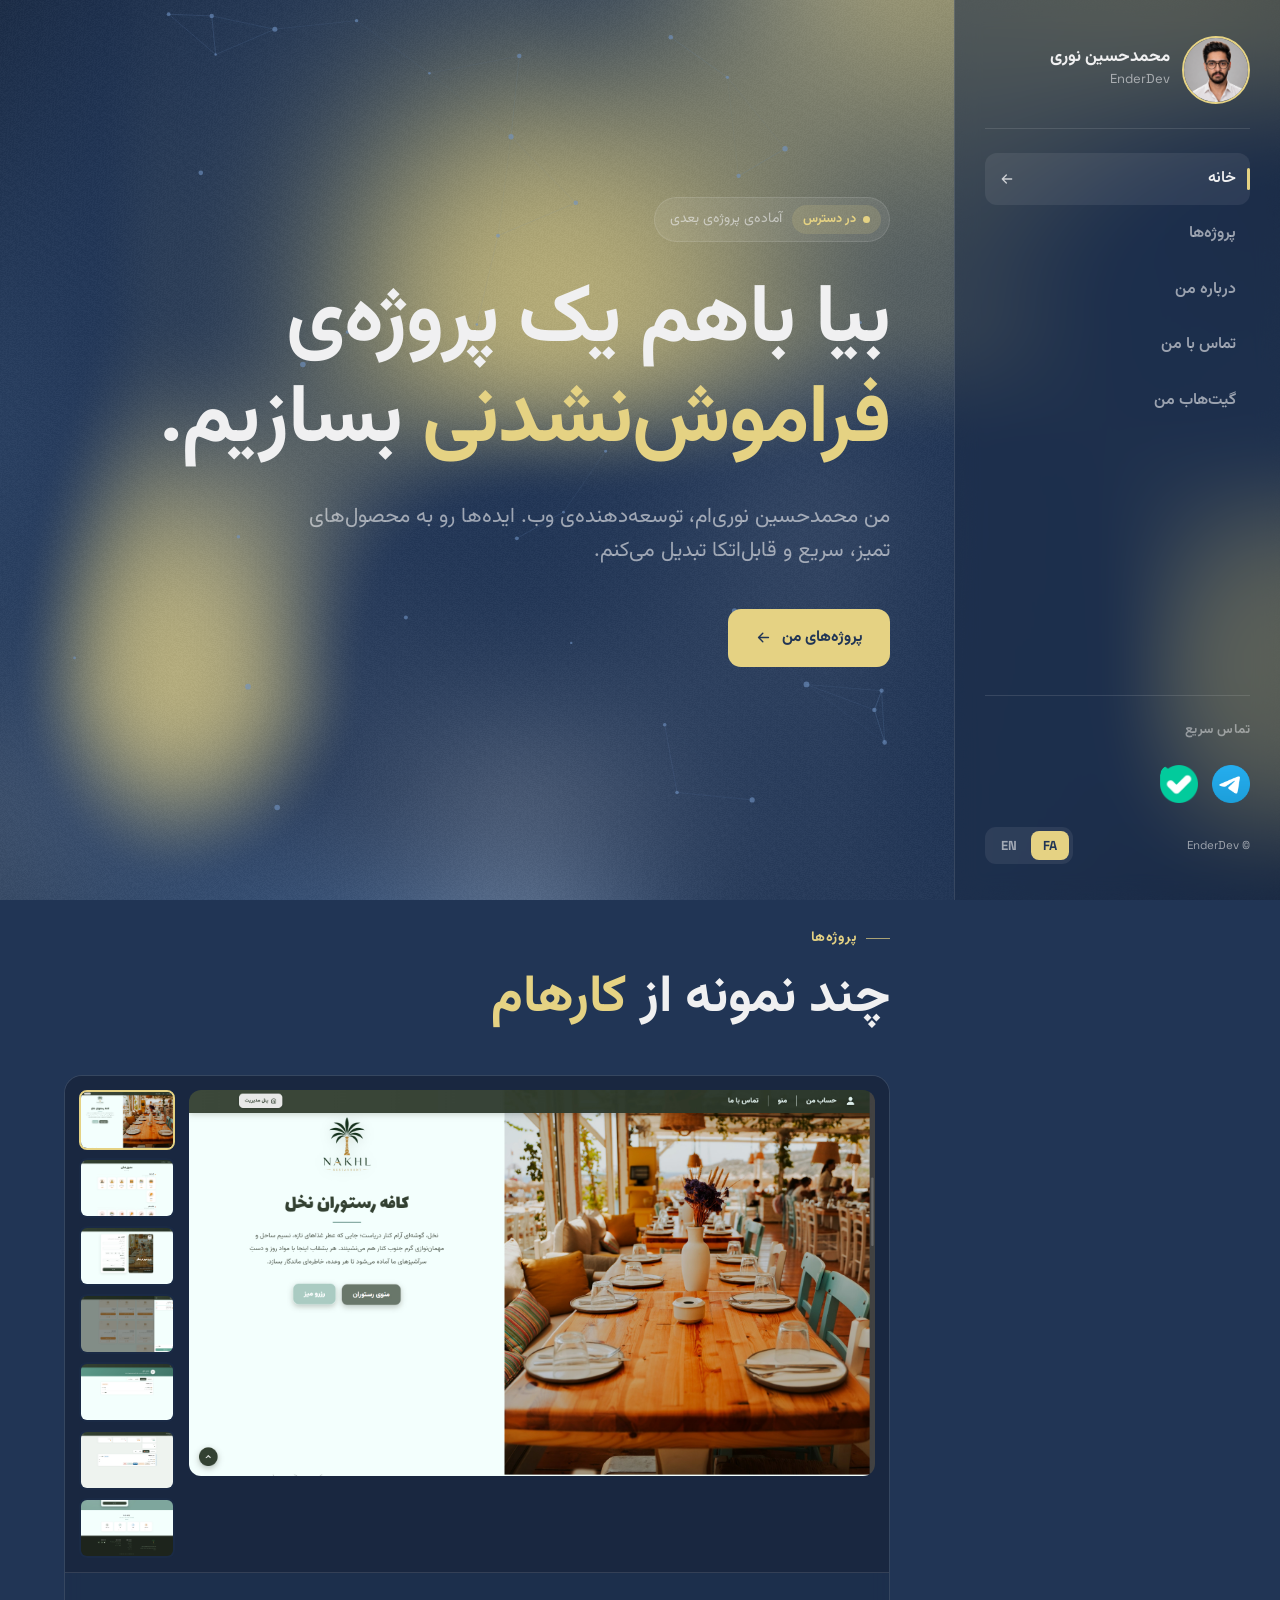
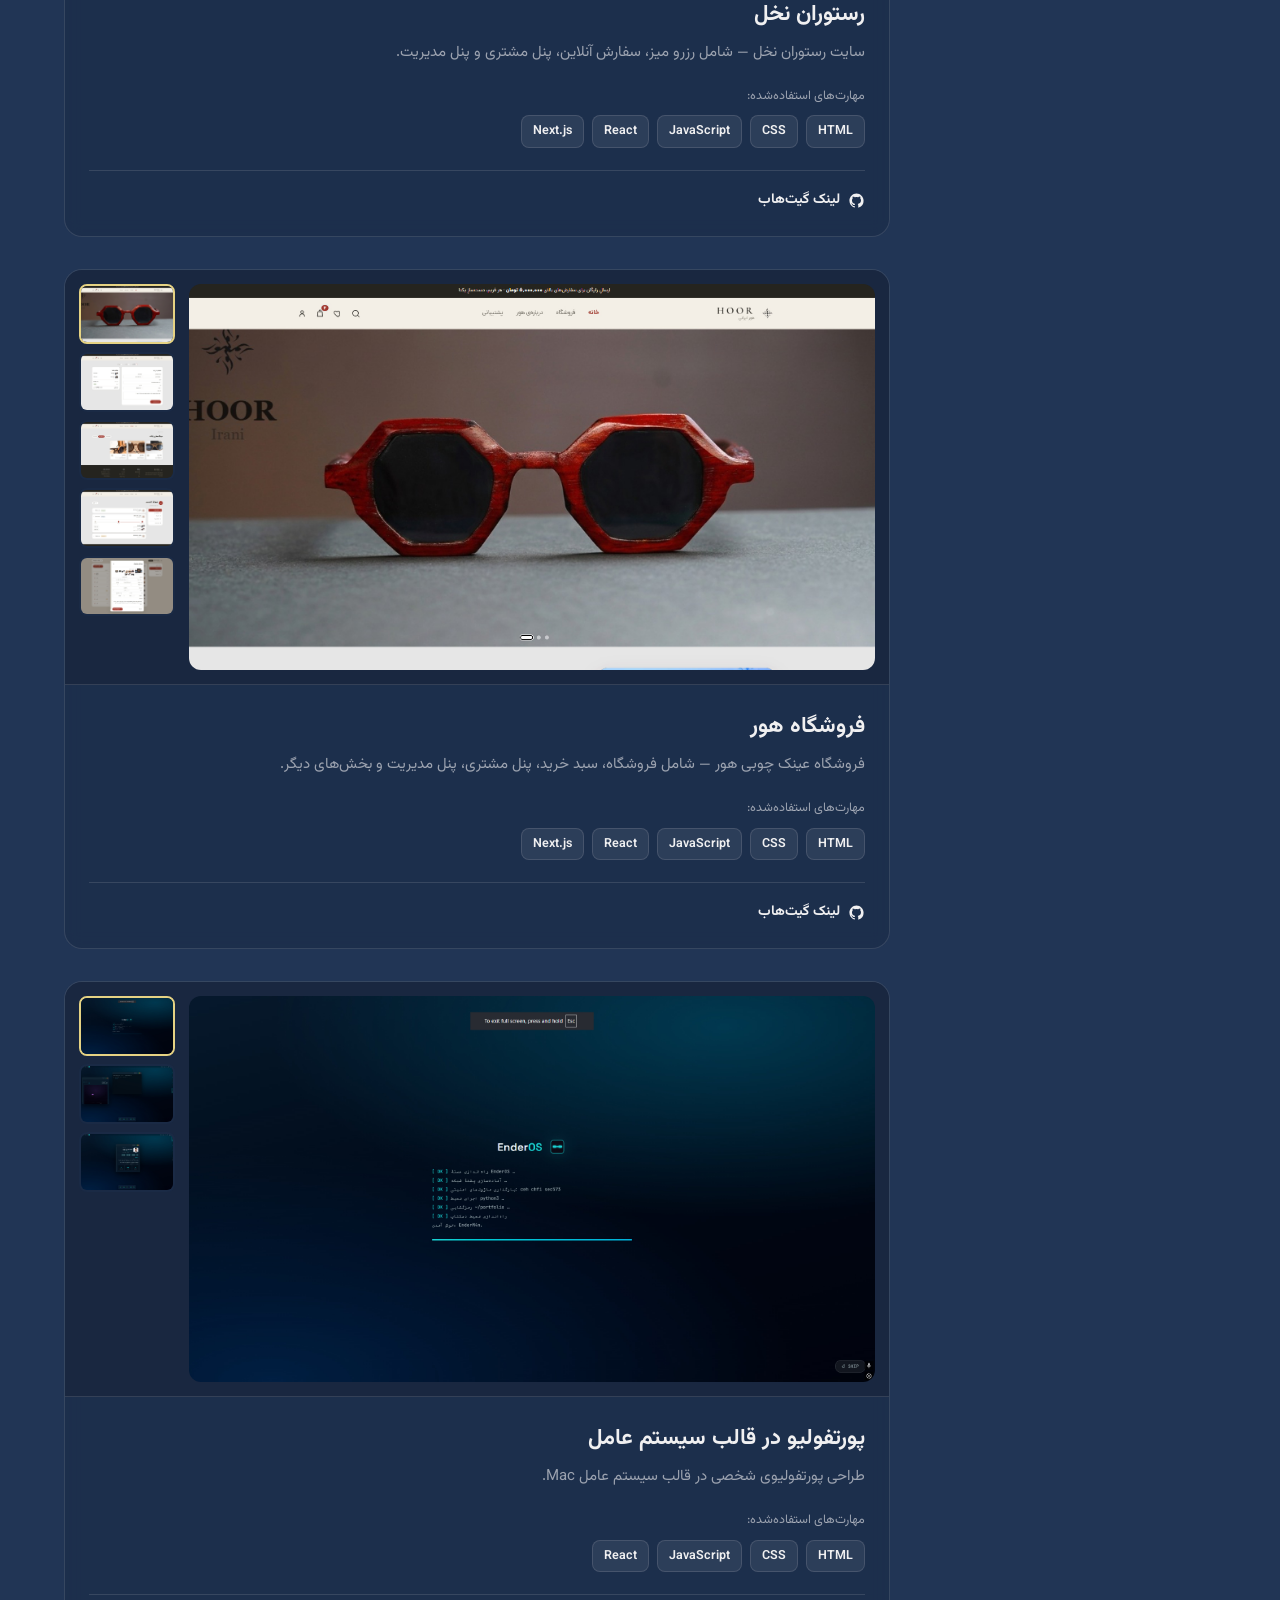
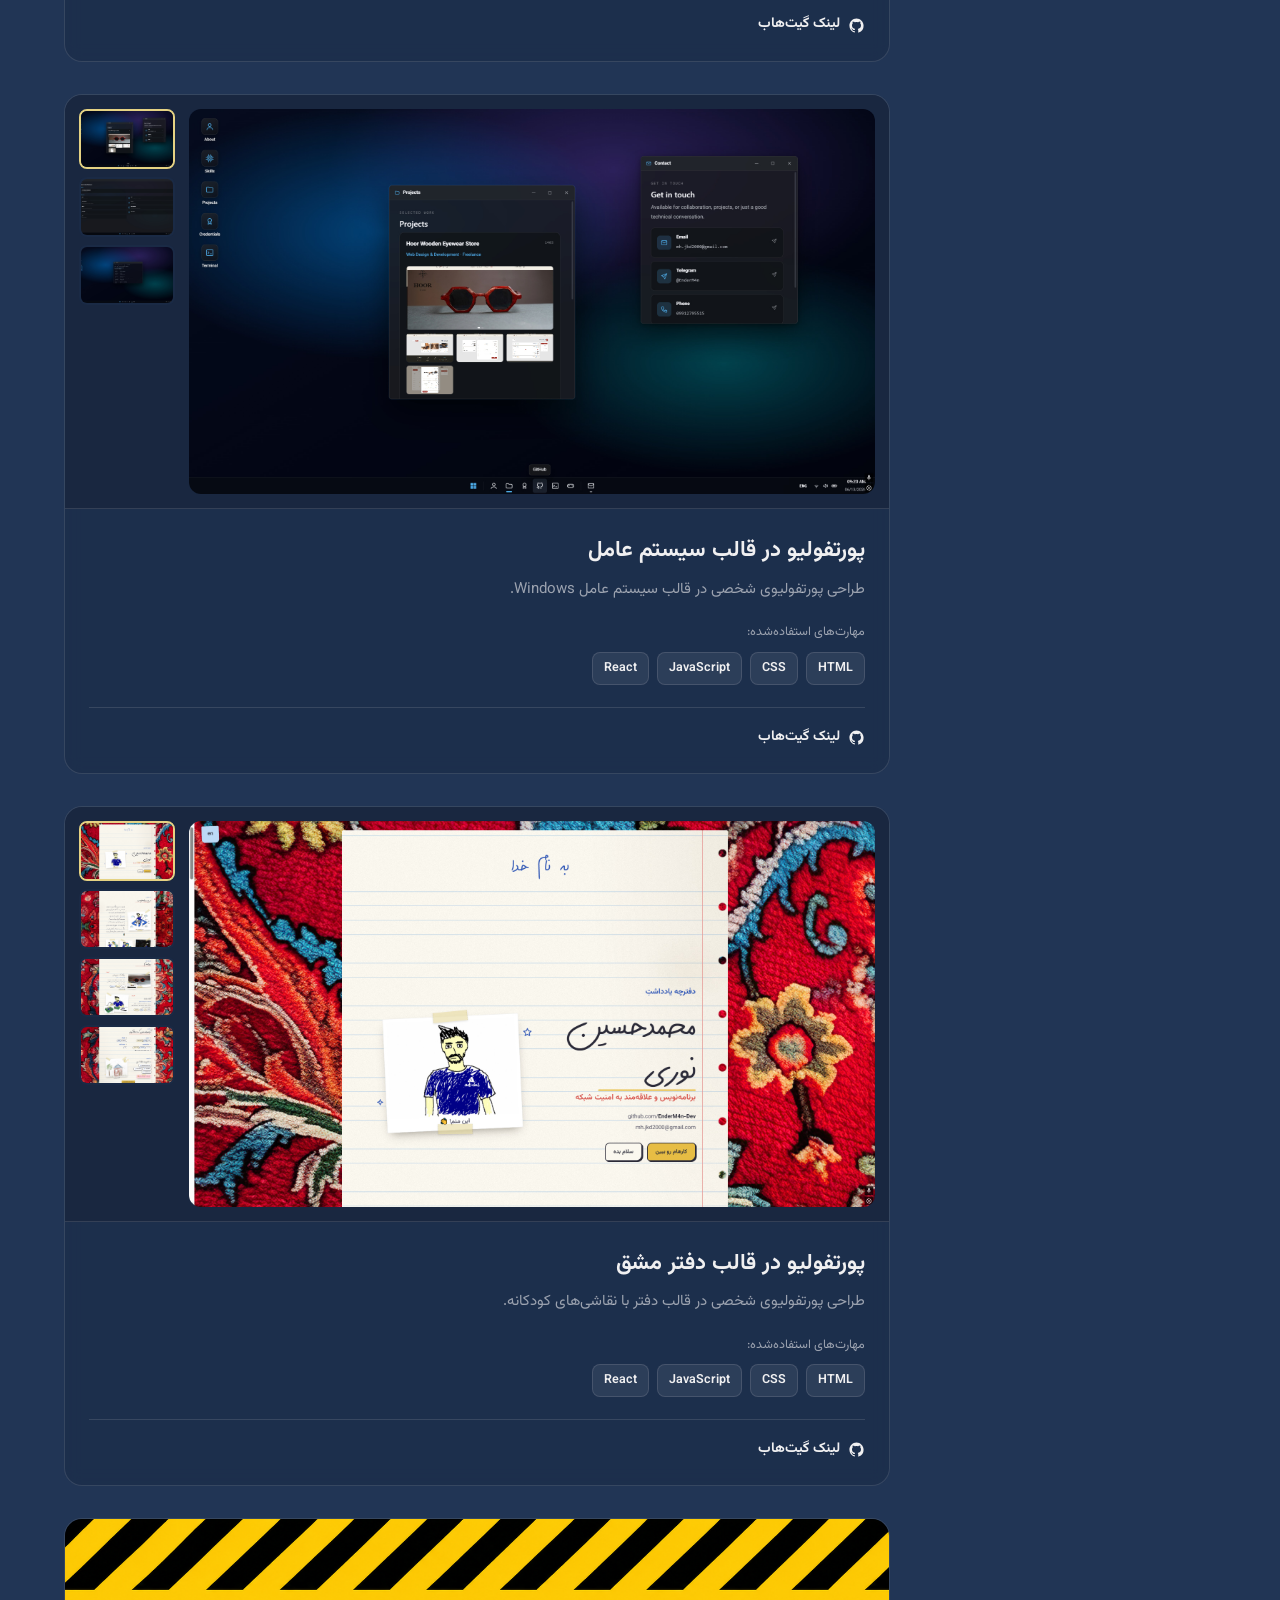
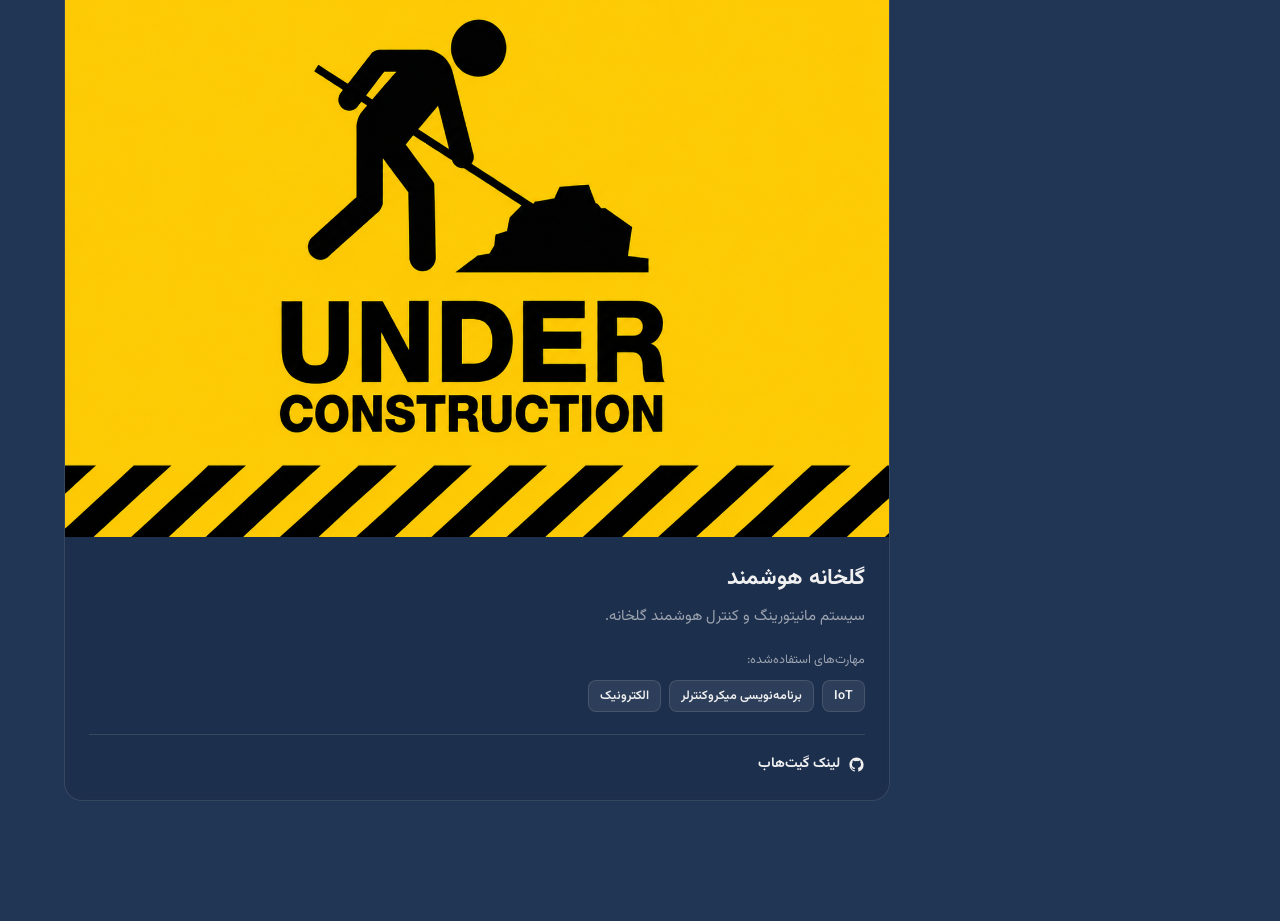
<file: index.html>
<!DOCTYPE html>
<html lang="fa" dir="rtl">
<head>
<meta charset="UTF-8">
<meta http-equiv="refresh" content="0; url=Home.html">
<link rel="canonical" href="Home.html">
<title>EnderDev — Portfolio</title>
<script>location.replace("Home.html");</script>
</head>
<body>
<p>درحال انتقال به <a href="Home.html">صفحه خانه</a>…</p>
</body>
</html>
</file>
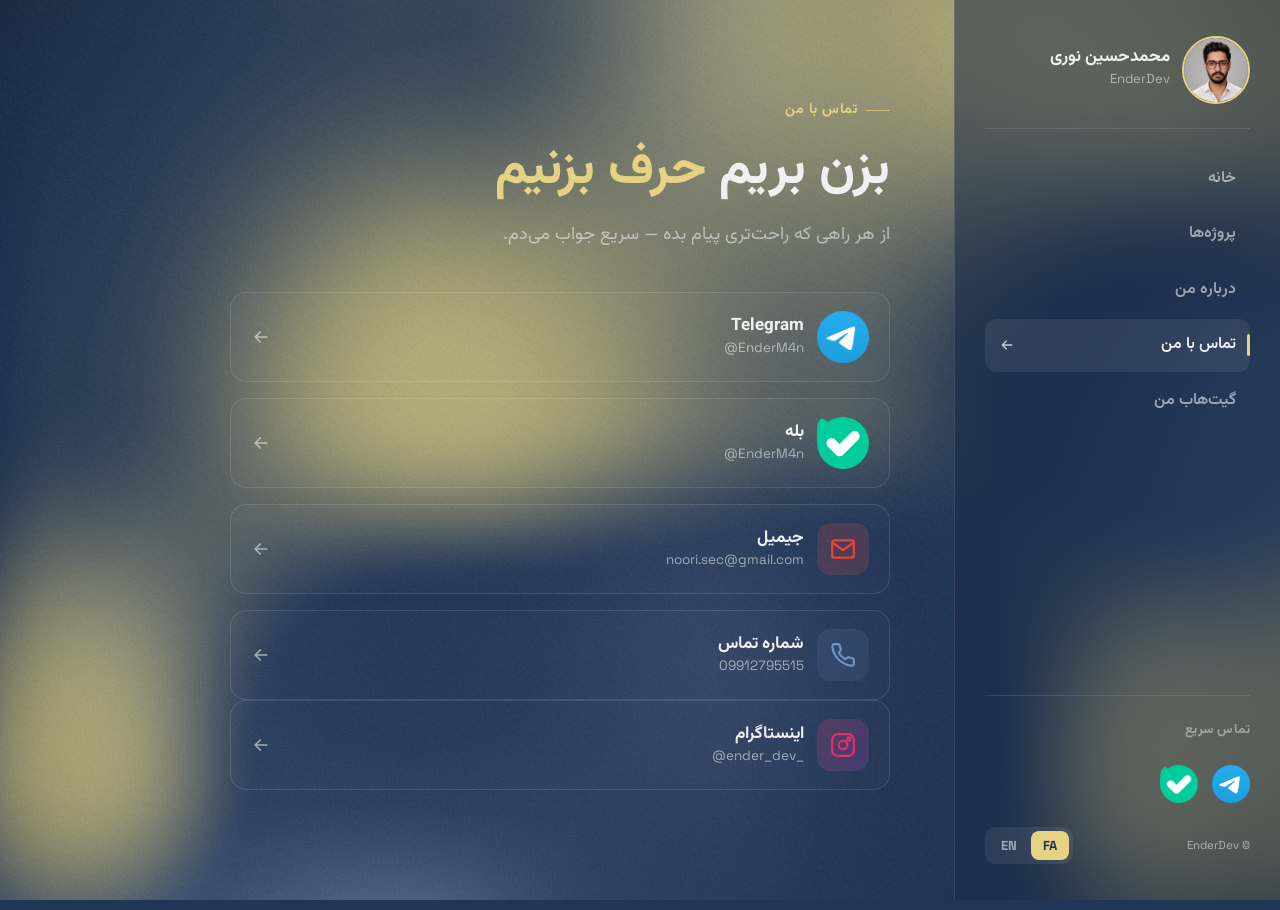
<file: Contact.html>
<!DOCTYPE html>
<html lang="fa" dir="rtl">
<head>
<meta charset="UTF-8" />
<meta name="viewport" content="width=device-width, initial-scale=1.0" />
<meta name="author" content="Mohammad Hossein Nouri" />
<meta name="theme-color" content="#213555" />
<title>تماس با من — EnderDev</title>
<link rel="preconnect" href="https://fonts.googleapis.com" />
<link rel="preconnect" href="https://fonts.gstatic.com" crossorigin />
<link href="https://fonts.googleapis.com/css2?family=Manrope:wght@400;500;600;700&family=Space+Grotesk:wght@400;500;600;700&family=Vazirmatn:wght@300;400;500;600;700;800&display=swap" rel="stylesheet" />
<link rel="stylesheet" href="styles.css" />
<script src="palette.js"></script>
</head>
<body>
<canvas id="projects-bg" aria-hidden="true"></canvas>
<div class="bg-glow"></div>

<button class="rail-fab" aria-label="menu">
  <svg viewBox="0 0 24 24" fill="none" stroke="currentColor" stroke-width="2"><path d="M4 7h16M4 12h16M4 17h16" stroke-linecap="round"/></svg>
  <span class="t" data-fa="منو" data-en="Menu">منو</span>
</button>
<div class="scrim"></div>

<div class="layout">

  <!-- ===== SIDE RAIL : right for FA, left for EN ===== -->
  <aside class="rail">
    <a class="rail-brand" href="Home.html">
      <img class="mark" src="assets/portrait.png" alt="محمدحسین نوری" />
      <span>
        <b class="t" data-fa="محمدحسین نوری" data-en="M. Hossein Nouri">محمدحسین نوری</b>
        <small>EnderDev</small>
      </span>
    </a>

    <div class="rail-divider"></div>

    <nav class="rail-nav" aria-label="primary">
      <a href="Home.html">
        <span class="t" data-fa="خانه" data-en="Home">خانه</span>
        <span class="arrow"><svg viewBox="0 0 24 24" fill="none" stroke="currentColor" stroke-width="2"><path d="M5 12h14M13 6l6 6-6 6" stroke-linecap="round" stroke-linejoin="round"/></svg></span>
      </a>
      <a href="Projects.html">
        <span class="t" data-fa="پروژه‌ها" data-en="Projects">پروژه‌ها</span>
        <span class="arrow"><svg viewBox="0 0 24 24" fill="none" stroke="currentColor" stroke-width="2"><path d="M5 12h14M13 6l6 6-6 6" stroke-linecap="round" stroke-linejoin="round"/></svg></span>
      </a>
      <a href="About.html">
        <span class="t" data-fa="درباره من" data-en="About me">درباره من</span>
        <span class="arrow"><svg viewBox="0 0 24 24" fill="none" stroke="currentColor" stroke-width="2"><path d="M5 12h14M13 6l6 6-6 6" stroke-linecap="round" stroke-linejoin="round"/></svg></span>
      </a>
      <a href="Contact.html" class="active">
        <span class="t" data-fa="تماس با من" data-en="Contact me">تماس با من</span>
        <span class="arrow"><svg viewBox="0 0 24 24" fill="none" stroke="currentColor" stroke-width="2"><path d="M5 12h14M13 6l6 6-6 6" stroke-linecap="round" stroke-linejoin="round"/></svg></span>
      </a>
      <a href="https://github.com/EnderM4n-Dev" target="_blank" rel="noopener" class="ext">
        <span class="t" data-fa="گیت‌هاب من" data-en="My GitHub">گیت‌هاب من</span>
      </a>
    </nav>

    <div class="rail-grow"></div>

    <div class="rail-divider"></div>
    <span class="rail-eyebrow t" data-fa="تماس سریع" data-en="Quick contact">تماس سریع</span>
    <div class="rail-logos">
      <a href="https://t.me/EnderM4n" target="_blank" rel="noopener" title="Telegram"><img src="assets/telegram.png" alt="Telegram" /></a>
      <a href="https://ble.ir/EnderM4n" target="_blank" rel="noopener" title="Bale"><img src="assets/bale.png" alt="Bale" /></a>
    </div>

    <div class="rail-foot">
      <small>© EnderDev</small>
      <span class="lang-toggle">
        <button data-lang="fa" class="on">FA</button>
        <button data-lang="en">EN</button>
      </span>
    </div>
  </aside>

  <!-- ===== CONTENT ===== -->
  <main data-screen-label="Contact">
    <div class="content">
      <section class="page contact-wrap">
        <div class="section-head reveal">
          <span class="eyebrow t" data-fa="تماس با من" data-en="Contact me">تماس با من</span>
          <h2 class="h-section">
            <span class="t" data-fa="بزن بریم" data-en="Let's">بزن بریم</span>
            <span class="hl t" data-fa="حرف بزنیم" data-en="talk">حرف بزنیم</span>
          </h2>
          <p class="section-sub t" data-fa="از هر راهی که راحت‌تری پیام بده — سریع جواب می‌دم." data-en="Reach out through whichever channel suits you — I reply fast.">از هر راهی که راحت‌تری پیام بده — سریع جواب می‌دم.</p>
        </div>

        <div class="channels-lg">
          <a class="chan lg reveal d1" href="https://t.me/EnderM4n" target="_blank" rel="noopener">
            <span class="ic logo"><img src="assets/telegram.png" alt="Telegram" /></span>
            <span class="m"><b>Telegram</b><span>@EnderM4n</span></span>
            <span class="arrow"><svg viewBox="0 0 24 24" fill="none" stroke="currentColor" stroke-width="2"><path d="M5 12h14M13 6l6 6-6 6" stroke-linecap="round" stroke-linejoin="round"/></svg></span>
          </a>
          <a class="chan lg reveal d1" href="https://ble.ir/EnderM4n" target="_blank" rel="noopener">
            <span class="ic logo"><img src="assets/bale.png" alt="Bale" /></span>
            <span class="m"><b class="t" data-fa="بله" data-en="Bale">بله</b><span>@EnderM4n</span></span>
            <span class="arrow"><svg viewBox="0 0 24 24" fill="none" stroke="currentColor" stroke-width="2"><path d="M5 12h14M13 6l6 6-6 6" stroke-linecap="round" stroke-linejoin="round"/></svg></span>
          </a>
          <a class="chan lg reveal d2" href="mailto:noori.sec@gmail.com">
            <span class="ic gmail"><svg viewBox="0 0 24 24" fill="none" stroke="currentColor" stroke-width="2"><path d="M4 4h16a2 2 0 012 2v12a2 2 0 01-2 2H4a2 2 0 01-2-2V6a2 2 0 012-2z" stroke-linecap="round" stroke-linejoin="round"/><path d="M22 6l-10 7L2 6" stroke-linecap="round" stroke-linejoin="round"/></svg></span>
            <span class="m"><b class="t" data-fa="جیمیل" data-en="Gmail">جیمیل</b><span>noori.sec@gmail.com</span></span>
            <span class="arrow"><svg viewBox="0 0 24 24" fill="none" stroke="currentColor" stroke-width="2"><path d="M5 12h14M13 6l6 6-6 6" stroke-linecap="round" stroke-linejoin="round"/></svg></span>
          </a>
          <a class="chan lg reveal d2" href="tel:+989912795515">
            <span class="ic phone"><svg viewBox="0 0 24 24" fill="none" stroke="currentColor" stroke-width="2"><path d="M22 16.92v3a2 2 0 01-2.18 2 19.79 19.79 0 01-8.63-3.07 19.5 19.5 0 01-6-6A19.79 19.79 0 012.12 4.18 2 2 0 014.11 2h3a2 2 0 012 1.72c.13.81.37 1.61.7 2.37a2 2 0 01-.45 2.11L8.09 9.91a16 16 0 006 6l1.71-1.27a2 2 0 012.11-.45c.76.33 1.56.57 2.37.7A2 2 0 0122 16.92z" stroke-linecap="round" stroke-linejoin="round"/></svg></span>
            <span class="m"><b class="t" data-fa="شماره تماس" data-en="Phone">شماره تماس</b><span>09912795515</span></span>
            <span class="arrow"><svg viewBox="0 0 24 24" fill="none" stroke="currentColor" stroke-width="2"><path d="M5 12h14M13 6l6 6-6 6" stroke-linecap="round" stroke-linejoin="round"/></svg></span>
          </a>
        </div>

          <a class="chan lg reveal d3" href="https://instagram.com/ender_dev_" target="_blank" rel="noopener">
            <span class="ic insta"><svg viewBox="0 0 24 24" fill="none" stroke="currentColor" stroke-width="2"><rect x="2" y="2" width="20" height="20" rx="5" ry="5" stroke-linecap="round" stroke-linejoin="round"/><path d="M16 11.37a4 4 0 11-7.92 1.13 4 4 0 017.92-1.13z" stroke-linecap="round" stroke-linejoin="round"/><circle cx="17.5" cy="6.5" r="1.5"/></svg></span>
            <span class="m"><b class="t" data-fa="اینستاگرام" data-en="Instagram">اینستاگرام</b><span>@ender_dev_</span></span>
            <span class="arrow"><svg viewBox="0 0 24 24" fill="none" stroke="currentColor" stroke-width="2"><path d="M5 12h14M13 6l6 6-6 6" stroke-linecap="round" stroke-linejoin="round"/></svg></span>
          </a>
        </div>
      </section>
    </div>
  </main>
</div>

<!-- ===== bottom nav (mobile only) ===== -->
<nav class="bottom-nav" aria-label="mobile navigation">
  <a href="Home.html">
    <svg viewBox="0 0 24 24" fill="none" stroke="currentColor" stroke-width="2"><path d="M3 12L12 4l9 8v8a1 1 0 01-1 1h-5v-5H9v5H4a1 1 0 01-1-1z" stroke-linecap="round" stroke-linejoin="round"/></svg>
    <span class="bn-label t" data-fa="خانه" data-en="Home">خانه</span>
  </a>
  <a href="Projects.html">
    <svg viewBox="0 0 24 24" fill="none" stroke="currentColor" stroke-width="2"><rect x="3" y="3" width="7" height="7" rx="1"/><rect x="14" y="3" width="7" height="7" rx="1"/><rect x="3" y="14" width="7" height="7" rx="1"/><rect x="14" y="14" width="7" height="7" rx="1"/></svg>
    <span class="bn-label t" data-fa="پروژه‌ها" data-en="Projects">پروژه‌ها</span>
  </a>
  <a href="About.html">
    <svg viewBox="0 0 24 24" fill="none" stroke="currentColor" stroke-width="2"><circle cx="12" cy="8" r="4"/><path d="M4 21v-1a7 7 0 0114 0v1" stroke-linecap="round" stroke-linejoin="round"/></svg>
    <span class="bn-label t" data-fa="درباره" data-en="About">درباره</span>
  </a>
  <a href="Contact.html" class="active">
    <svg viewBox="0 0 24 24" fill="none" stroke="currentColor" stroke-width="2"><path d="M21 11.5a8.38 8.38 0 01-8.5 8.5 8.5 8.5 0 01-3.8-.9L3 21l1.9-5.7A8.5 8.5 0 1121 11.5z" stroke-linecap="round" stroke-linejoin="round"/></svg>
    <span class="bn-label t" data-fa="تماس" data-en="Contact">تماس</span>
  </a>
  <a href="https://github.com/EnderM4n-Dev" target="_blank" rel="noopener">
    <svg viewBox="0 0 24 24" fill="currentColor"><path d="M12 2C6.48 2 2 6.58 2 12.25c0 4.53 2.87 8.37 6.84 9.73.5.1.68-.22.68-.49 0-.24-.01-.87-.01-1.71-2.78.62-3.37-1.37-3.37-1.37-.45-1.18-1.11-1.49-1.11-1.49-.91-.64.07-.62.07-.62 1 .07 1.53 1.06 1.53 1.06.89 1.56 2.34 1.11 2.91.85.09-.66.35-1.11.63-1.36-2.22-.26-4.56-1.14-4.56-5.07 0-1.12.39-2.03 1.03-2.75-.1-.26-.45-1.3.1-2.71 0 0 .84-.27 2.75 1.05a9.4 9.4 0 015 0c1.91-1.32 2.75-1.05 2.75-1.05.55 1.41.2 2.45.1 2.71.64.72 1.03 1.63 1.03 2.75 0 3.94-2.34 4.81-4.57 5.06.36.32.68.94.68 1.9 0 1.37-.01 2.47-.01 2.81 0 .27.18.6.69.49A10.26 10.26 0 0022 12.25C22 6.58 17.52 2 12 2z"/></svg>
    <span class="bn-label">GitHub</span>
  </a>
  <button class="bn-lang" onclick="(function(){var l=document.documentElement.lang==='fa'?'en':'fa';document.querySelectorAll('.lang-toggle button[data-lang='+l+']').forEach(function(b){b.click();});})()">
    <svg viewBox="0 0 24 24" fill="none" stroke="currentColor" stroke-width="2"><circle cx="12" cy="12" r="10"/><path d="M2 12h20M12 2a15 15 0 010 20M12 2a15 15 0 000 20" stroke-linecap="round"/></svg>
    <span class="t" data-fa="EN" data-en="FA">EN</span>
  </button>
</nav>

<script src="app.js"></script>
<script src="projects-bg.js"></script>
</body>
</html>
</file>
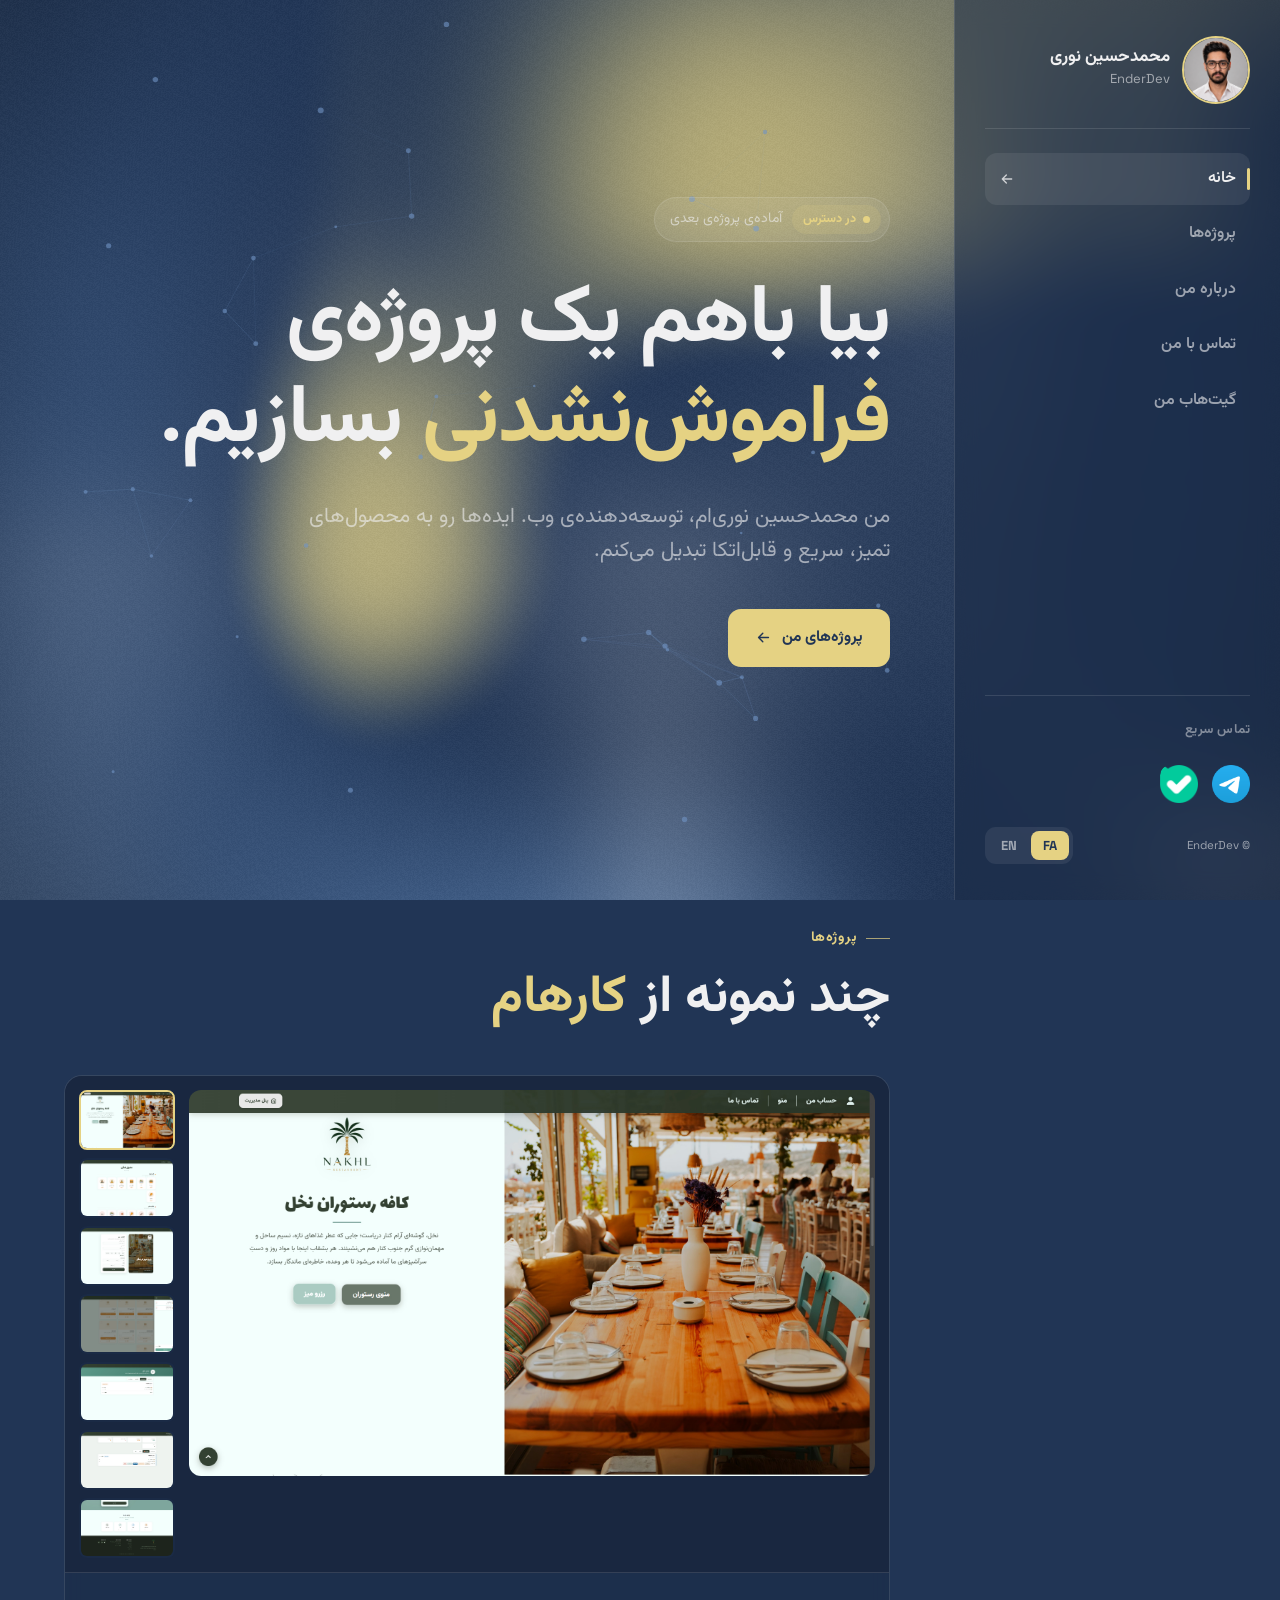
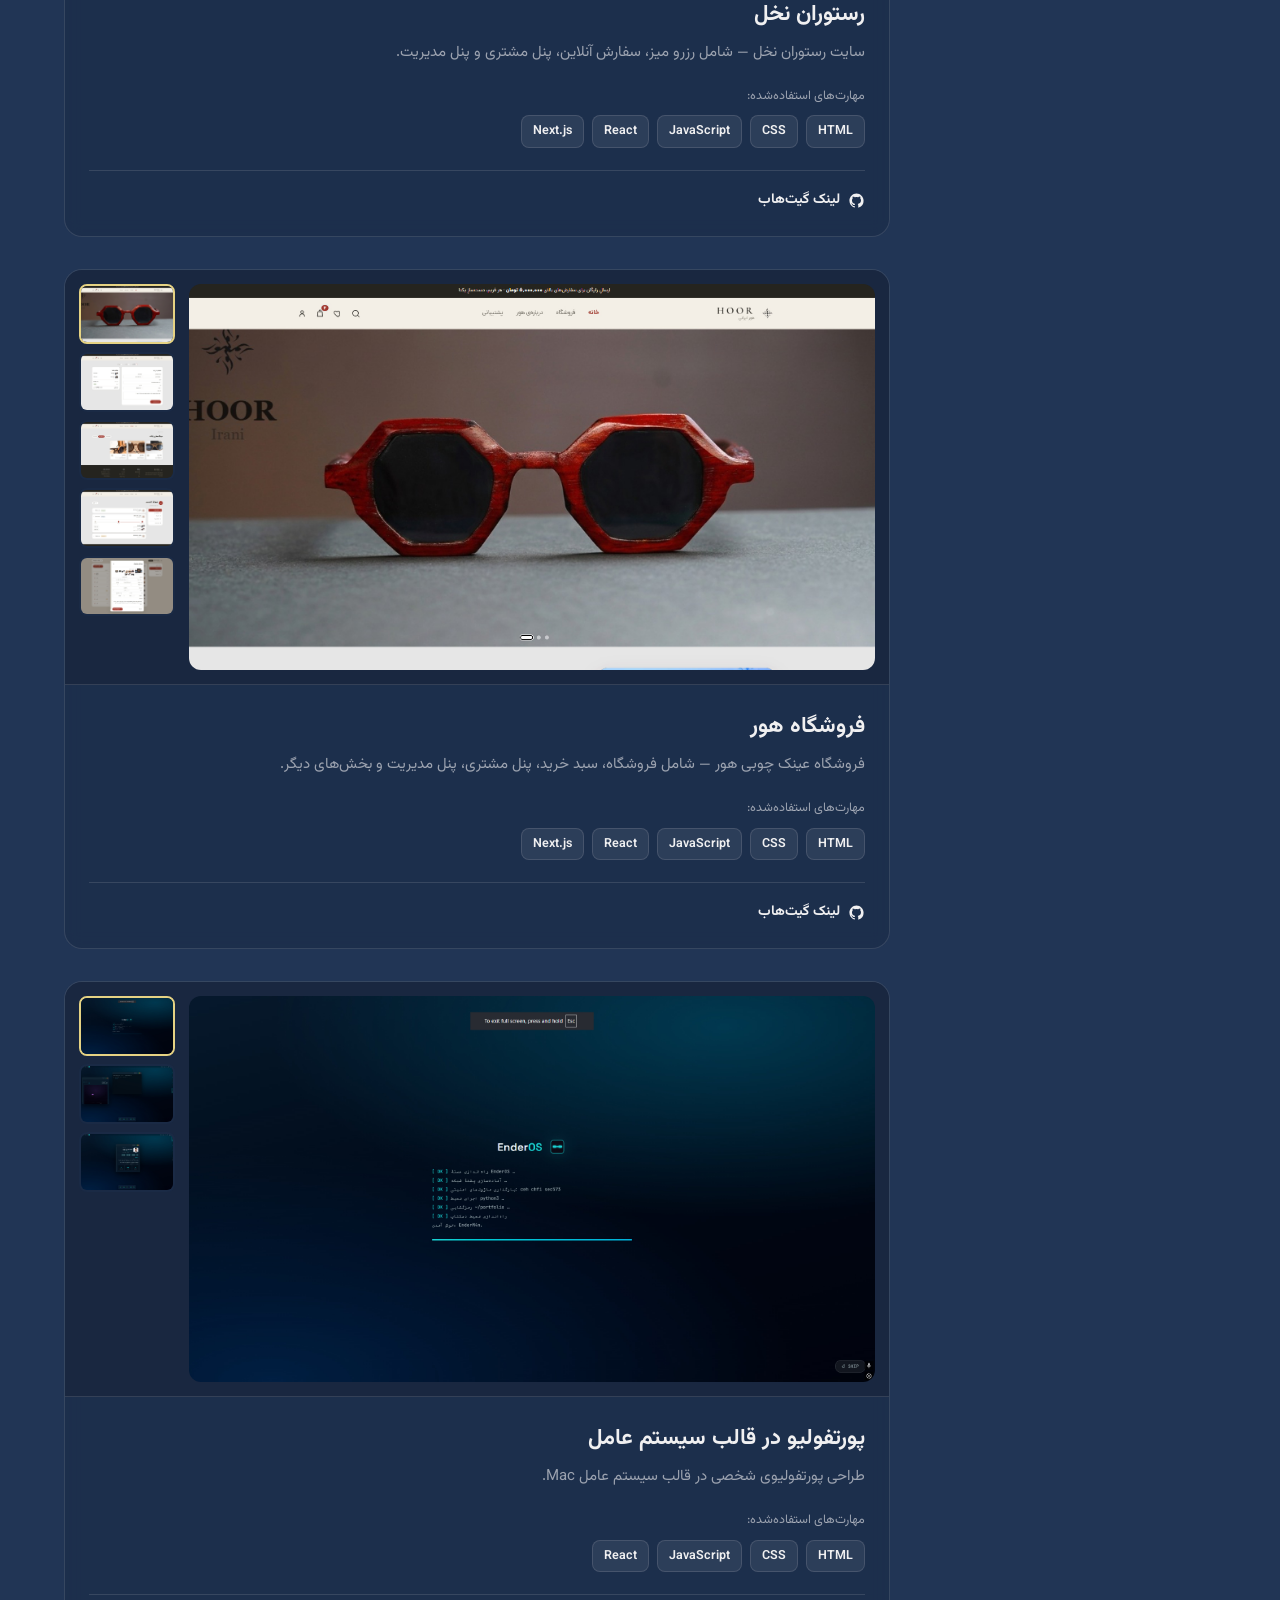
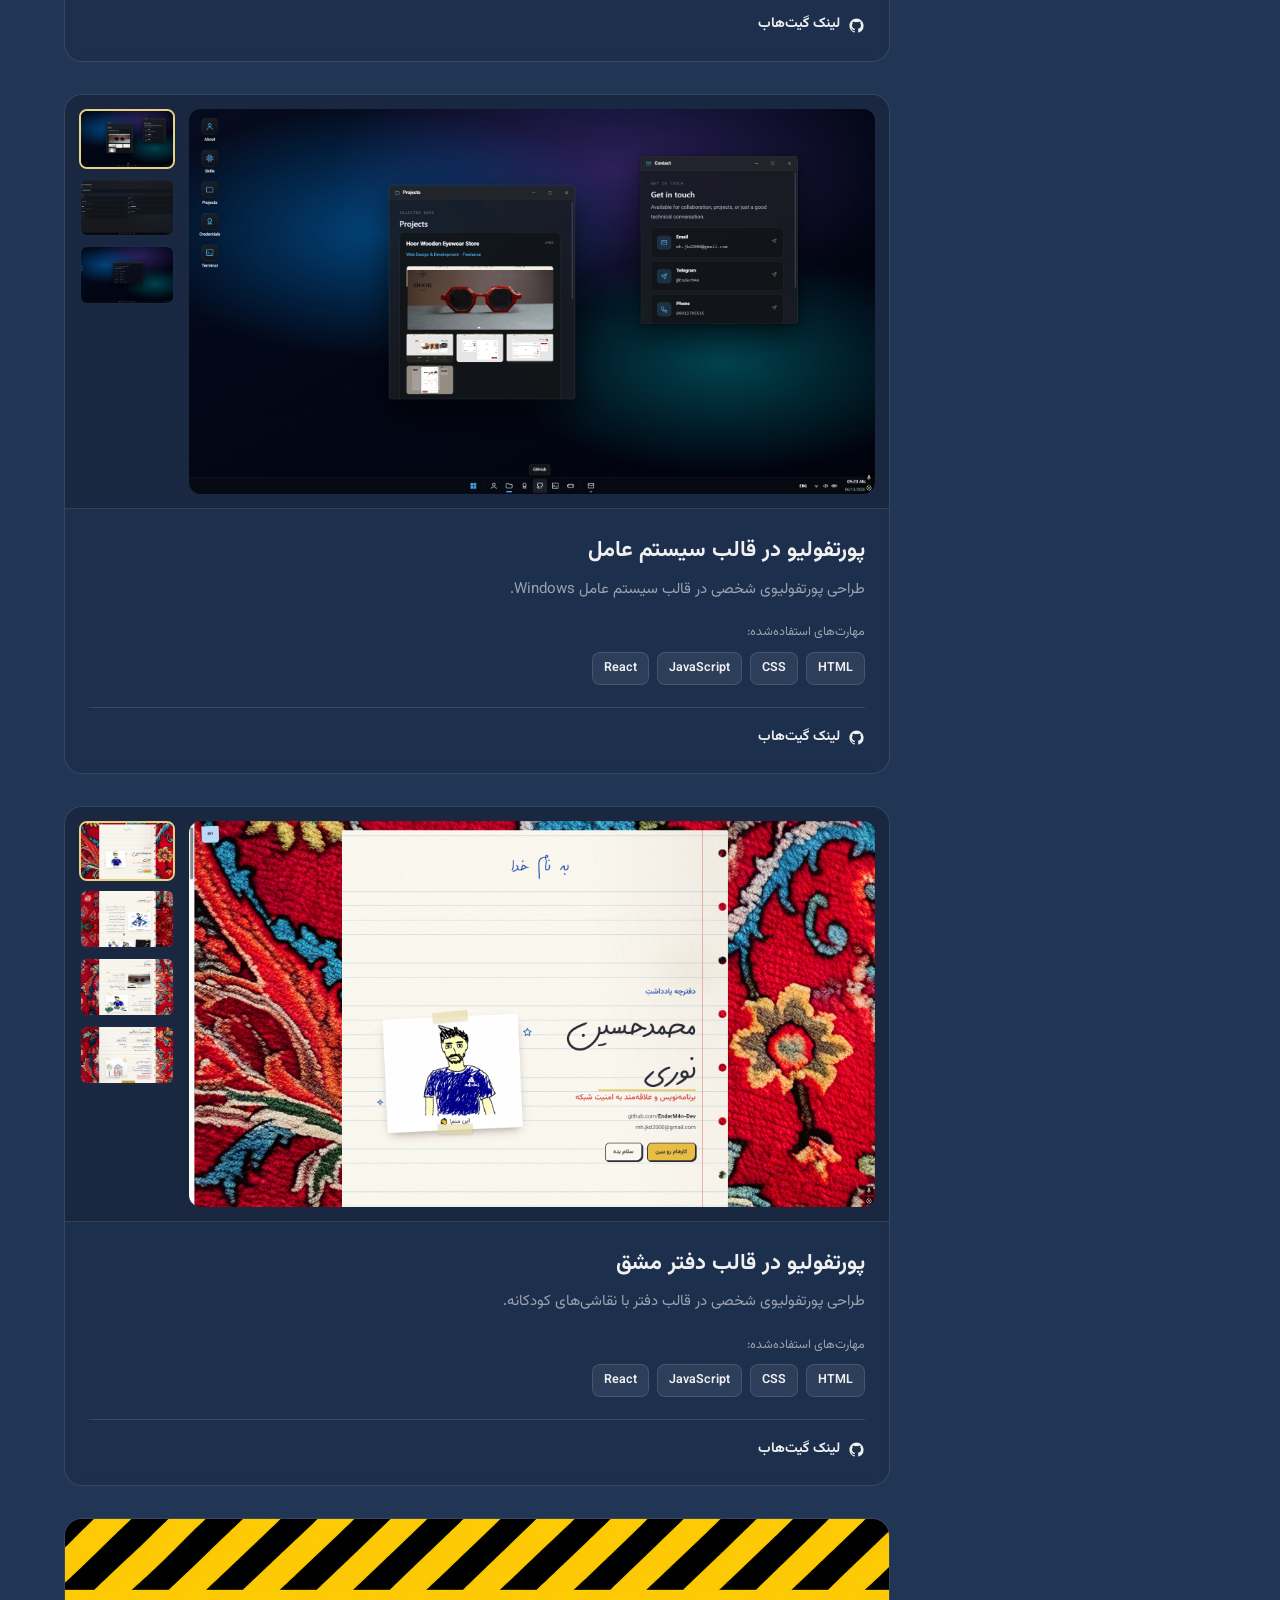
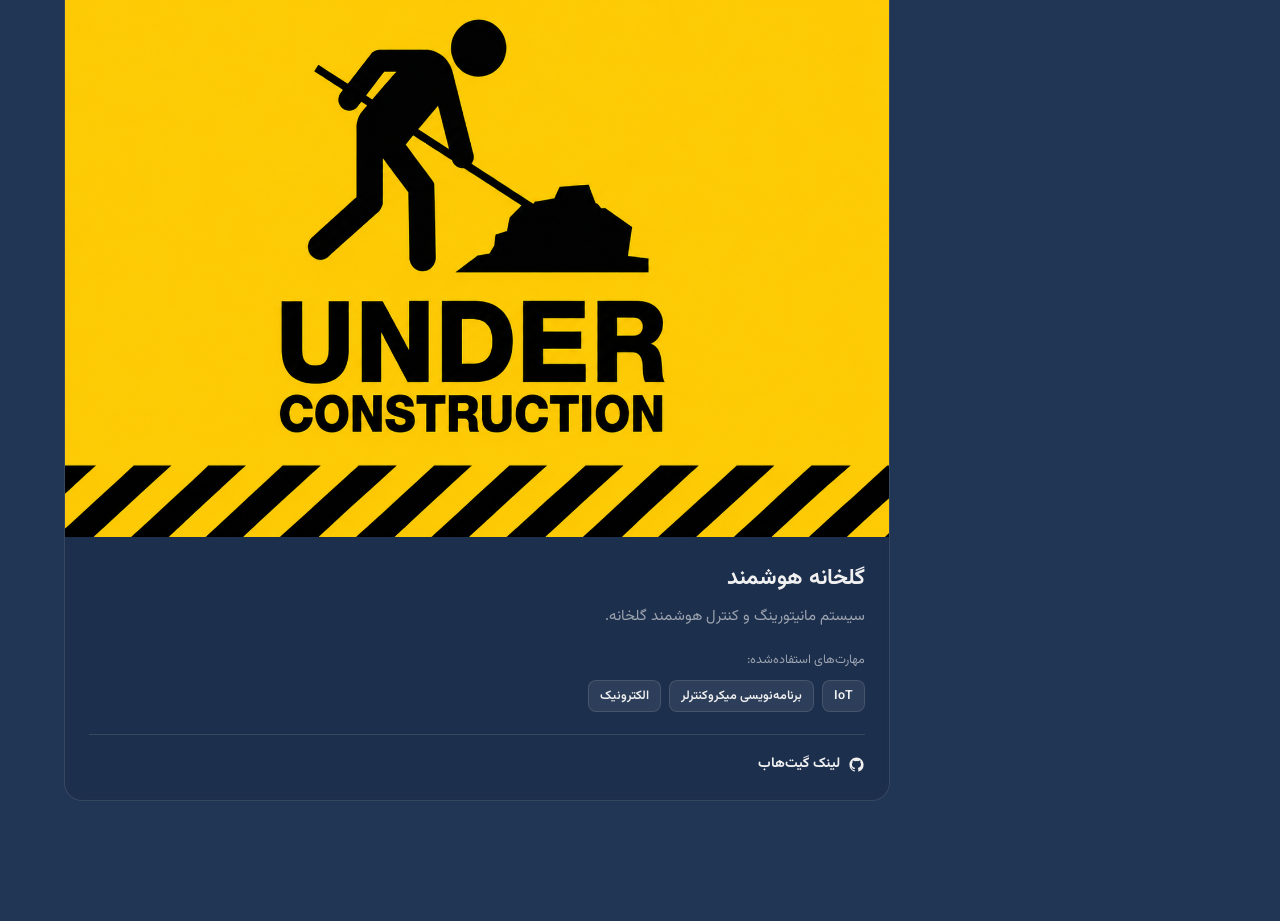
<file: Home.html>
<!DOCTYPE html>
<html lang="fa" dir="rtl">
<head>
<meta charset="UTF-8" />
<meta name="viewport" content="width=device-width, initial-scale=1.0" />
<meta name="author" content="Mohammad Hossein Nouri" />
<meta name="theme-color" content="#213555" />
<title>محمدحسین نوری — EnderDev</title>
<link rel="preconnect" href="https://fonts.googleapis.com" />
<link rel="preconnect" href="https://fonts.gstatic.com" crossorigin />
<link href="https://fonts.googleapis.com/css2?family=Manrope:wght@400;500;600;700&family=Space+Grotesk:wght@400;500;600;700&family=Vazirmatn:wght@300;400;500;600;700;800&display=swap" rel="stylesheet" />
<link rel="stylesheet" href="styles.css" />
<script src="palette.js"></script>
</head>
<body>
<!-- ===== intro loader: types EnderDev then fades ===== -->
<div id="intro"><span id="intro-type"></span></div>

<canvas id="projects-bg" aria-hidden="true"></canvas>
<div class="bg-glow"></div>

<button class="rail-fab" aria-label="menu">
  <svg viewBox="0 0 24 24" fill="none" stroke="currentColor" stroke-width="2"><path d="M4 7h16M4 12h16M4 17h16" stroke-linecap="round"/></svg>
  <span class="t" data-fa="منو" data-en="Menu">منو</span>
</button>
<div class="scrim"></div>

<div class="layout">

  <!-- ===== SIDE RAIL : right for FA, left for EN ===== -->
  <aside class="rail">
    <a class="rail-brand" href="Home.html">
      <img class="mark" src="assets/portrait.png" alt="محمدحسین نوری" />
      <span>
        <b class="t" data-fa="محمدحسین نوری" data-en="M. Hossein Nouri">محمدحسین نوری</b>
        <small>EnderDev</small>
      </span>
    </a>

    <div class="rail-divider"></div>

    <nav class="rail-nav" aria-label="primary">
      <a href="Home.html" class="active">
        <span class="t" data-fa="خانه" data-en="Home">خانه</span>
        <span class="arrow"><svg viewBox="0 0 24 24" fill="none" stroke="currentColor" stroke-width="2"><path d="M5 12h14M13 6l6 6-6 6" stroke-linecap="round" stroke-linejoin="round"/></svg></span>
      </a>
      <a href="Projects.html">
        <span class="t" data-fa="پروژه‌ها" data-en="Projects">پروژه‌ها</span>
        <span class="arrow"><svg viewBox="0 0 24 24" fill="none" stroke="currentColor" stroke-width="2"><path d="M5 12h14M13 6l6 6-6 6" stroke-linecap="round" stroke-linejoin="round"/></svg></span>
      </a>
      <a href="About.html">
        <span class="t" data-fa="درباره من" data-en="About me">درباره من</span>
        <span class="arrow"><svg viewBox="0 0 24 24" fill="none" stroke="currentColor" stroke-width="2"><path d="M5 12h14M13 6l6 6-6 6" stroke-linecap="round" stroke-linejoin="round"/></svg></span>
      </a>
      <a href="Contact.html">
        <span class="t" data-fa="تماس با من" data-en="Contact me">تماس با من</span>
        <span class="arrow"><svg viewBox="0 0 24 24" fill="none" stroke="currentColor" stroke-width="2"><path d="M5 12h14M13 6l6 6-6 6" stroke-linecap="round" stroke-linejoin="round"/></svg></span>
      </a>
      <a href="https://github.com/EnderM4n-Dev" target="_blank" rel="noopener" class="ext">
        <span class="t" data-fa="گیت‌هاب من" data-en="My GitHub">گیت‌هاب من</span>
      </a>
    </nav>

    <div class="rail-grow"></div>

    <div class="rail-divider"></div>
    <span class="rail-eyebrow t" data-fa="تماس سریع" data-en="Quick contact">تماس سریع</span>
    <div class="rail-logos">
      <a href="https://t.me/EnderM4n" target="_blank" rel="noopener" title="Telegram"><img src="assets/telegram.png" alt="Telegram" /></a>
      <a href="https://ble.ir/EnderM4n" target="_blank" rel="noopener" title="Bale"><img src="assets/bale.png" alt="Bale" /></a>
    </div>

    <div class="rail-foot">
      <small>© EnderDev</small>
      <span class="lang-toggle">
        <button data-lang="fa" class="on">FA</button>
        <button data-lang="en">EN</button>
      </span>
    </div>
  </aside>

  <!-- ===== CONTENT ===== -->
  <main data-screen-label="Home">
    <div class="content">

      <!-- hero : text only, particle network behind -->
      <section class="hero">
        <canvas id="hero-net" aria-hidden="true"></canvas>
        <span class="hero-badge reveal">
          <span class="pill t" data-fa="در دسترس" data-en="Available">در دسترس</span>
          <span class="t" data-fa="آماده‌ی پروژه‌ی بعدی" data-en="Open for the next project">آماده‌ی پروژه‌ی بعدی</span>
        </span>
        <h1 class="reveal d1 hero-ripple">
          <span class="t" data-fa="بیا باهم یک پروژه‌ی" data-en="Let's build something">بیا باهم یک پروژه‌ی</span>
          <span class="hl t" data-fa="فراموش‌نشدنی" data-en="unforgettable">فراموش‌نشدنی</span>
          <span class="t" data-fa="بسازیم." data-en="together.">بسازیم.</span>
        </h1>
        <p class="lead reveal d2 t" data-fa="من محمدحسین نوری‌ام، توسعه‌دهنده‌ی وب. ایده‌ها رو به محصول‌های تمیز، سریع و قابل‌اتکا تبدیل می‌کنم." data-en="I'm Mohammad Hossein Nouri, a web developer. I turn ideas into clean, fast and reliable products.">من محمدحسین نوری‌ام، توسعه‌دهنده‌ی وب. ایده‌ها رو به محصول‌های تمیز، سریع و قابل‌اتکا تبدیل می‌کنم.</p>
        <div class="hero-cta reveal d3">
          <a href="Projects.html" class="btn btn-gold magnet">
            <span class="t" data-fa="پروژه‌های من" data-en="My projects">پروژه‌های من</span>
            <svg class="flip" viewBox="0 0 24 24" fill="none" stroke="currentColor" stroke-width="2"><path d="M5 12h14M13 6l6 6-6 6" stroke-linecap="round" stroke-linejoin="round"/></svg>
          </a>
        </div>
      </section>

      <!-- projects : same grid as Projects.html, surfaced under the hero -->
      <section class="page">
        <div class="section-head reveal">
          <span class="eyebrow t" data-fa="پروژه‌ها" data-en="Projects">پروژه‌ها</span>
          <h2 class="h-section">
            <span class="t" data-fa="چند نمونه از" data-en="A few things">چند نمونه از</span>
            <span class="hl t" data-fa="کارهام" data-en="I've built">کارهام</span>
          </h2>
        </div>

        <div class="proj-grid">



          <!-- card 1 : Nakhl Restaurant -->
          <article class="card reveal d1">
            <div class="gallery" data-gallery>
              <div class="gal-main">
                <img src="assets/nakhl-1.jpg" alt="Nakhl Restaurant" data-zoom />
                <button class="gal-nav prev" aria-label="prev"><svg viewBox="0 0 24 24" fill="none" stroke="currentColor" stroke-width="2"><path d="M15 6l-6 6 6 6" stroke-linecap="round" stroke-linejoin="round"/></svg></button>
                <button class="gal-nav next" aria-label="next"><svg viewBox="0 0 24 24" fill="none" stroke="currentColor" stroke-width="2"><path d="M9 6l6 6-6 6" stroke-linecap="round" stroke-linejoin="round"/></svg></button>
                <span class="gal-zoom-hint"><svg viewBox="0 0 24 24" fill="none" stroke="currentColor" stroke-width="2"><circle cx="11" cy="11" r="8"/><path d="M21 21l-4.35-4.35M11 8v6M8 11h6" stroke-linecap="round"/></svg></span>
              </div>
              <div class="gal-thumbs">
                <button class="thumb active" data-src="assets/nakhl-1.jpg"><img src="assets/nakhl-1.jpg" alt=""></button>
                <button class="thumb" data-src="assets/nakhl-2.jpg"><img src="assets/nakhl-2.jpg" alt=""></button>
                <button class="thumb" data-src="assets/nakhl-3.jpg"><img src="assets/nakhl-3.jpg" alt=""></button>
                <button class="thumb" data-src="assets/nakhl-4.jpg"><img src="assets/nakhl-4.jpg" alt=""></button>
                <button class="thumb" data-src="assets/nakhl-5.jpg"><img src="assets/nakhl-5.jpg" alt=""></button>
                <button class="thumb" data-src="assets/nakhl-6.jpg"><img src="assets/nakhl-6.jpg" alt=""></button>
                <button class="thumb" data-src="assets/nakhl-7.jpg"><img src="assets/nakhl-7.jpg" alt=""></button>
              </div>
            </div>
            <div class="card-body">
              <h3 class="t" data-fa="رستوران نخل" data-en="Nakhl Restaurant">رستوران نخل</h3>
              <p class="desc t" data-fa="سایت رستوران نخل — شامل رزرو میز، سفارش آنلاین، پنل مشتری و پنل مدیریت." data-en="Nakhl restaurant website — includes table reservation, online ordering, customer panel and admin panel.">سایت رستوران نخل — شامل رزرو میز، سفارش آنلاین، پنل مشتری و پنل مدیریت.</p>
              <p class="skills-label t" data-fa="مهارت‌های استفاده‌شده:" data-en="Skills used:">مهارت‌های استفاده‌شده:</p>
              <div class="skills">
                <span class="skill">HTML</span>
                <span class="skill">CSS</span>
                <span class="skill">JavaScript</span>
                <span class="skill">React</span>
                <span class="skill">Next.js</span>
              </div>
              <div class="card-foot">
                <a class="gh-link" href="https://github.com/EnderM4n-Dev" target="_blank" rel="noopener">
                  <svg viewBox="0 0 24 24" fill="currentColor"><path d="M12 2C6.48 2 2 6.58 2 12.25c0 4.53 2.87 8.37 6.84 9.73.5.1.68-.22.68-.49 0-.24-.01-.87-.01-1.71-2.78.62-3.37-1.37-3.37-1.37-.45-1.18-1.11-1.49-1.11-1.49-.91-.64.07-.62.07-.62 1 .07 1.53 1.06 1.53 1.06.89 1.56 2.34 1.11 2.91.85.09-.66.35-1.11.63-1.36-2.22-.26-4.56-1.14-4.56-5.07 0-1.12.39-2.03 1.03-2.75-.1-.26-.45-1.3.1-2.71 0 0 .84-.27 2.75 1.05a9.4 9.4 0 015 0c1.91-1.32 2.75-1.05 2.75-1.05.55 1.41.2 2.45.1 2.71.64.72 1.03 1.63 1.03 2.75 0 3.94-2.34 4.81-4.57 5.06.36.32.68.94.68 1.9 0 1.37-.01 2.47-.01 2.81 0 .27.18.6.69.49A10.26 10.26 0 0022 12.25C22 6.58 17.52 2 12 2z"/></svg>
                  <span class="t" data-fa="لینک گیت‌هاب" data-en="GitHub link">لینک گیت‌هاب</span>
                </a>
              </div>
            </div>
          </article>


          <!-- card 2 : Hoor Store -->
          <article class="card reveal d2">
            <div class="gallery" data-gallery>
              <div class="gal-main">
                <img src="assets/hoor-0.jpg" alt="Hoor Store" data-zoom />
                <button class="gal-nav prev" aria-label="prev"><svg viewBox="0 0 24 24" fill="none" stroke="currentColor" stroke-width="2"><path d="M15 6l-6 6 6 6" stroke-linecap="round" stroke-linejoin="round"/></svg></button>
                <button class="gal-nav next" aria-label="next"><svg viewBox="0 0 24 24" fill="none" stroke="currentColor" stroke-width="2"><path d="M9 6l6 6-6 6" stroke-linecap="round" stroke-linejoin="round"/></svg></button>
                <span class="gal-zoom-hint"><svg viewBox="0 0 24 24" fill="none" stroke="currentColor" stroke-width="2"><circle cx="11" cy="11" r="8"/><path d="M21 21l-4.35-4.35M11 8v6M8 11h6" stroke-linecap="round"/></svg></span>
              </div>
              <div class="gal-thumbs">
                <button class="thumb active" data-src="assets/hoor-0.jpg"><img src="assets/hoor-0.jpg" alt=""></button>
                <button class="thumb" data-src="assets/hoor-1.jpg"><img src="assets/hoor-1.jpg" alt=""></button>
                <button class="thumb" data-src="assets/hoor-2.jpg"><img src="assets/hoor-2.jpg" alt=""></button>
                <button class="thumb" data-src="assets/hoor-3.jpg"><img src="assets/hoor-3.jpg" alt=""></button>
                <button class="thumb" data-src="assets/hoor-4.jpg"><img src="assets/hoor-4.jpg" alt=""></button>
              </div>
            </div>
            <div class="card-body">
              <h3 class="t" data-fa="فروشگاه هور" data-en="Hoor Store">فروشگاه هور</h3>
              <p class="desc t" data-fa="فروشگاه عینک چوبی هور — شامل فروشگاه، سبد خرید، پنل مشتری، پنل مدیریت و بخش‌های دیگر." data-en="Hoor wooden eyewear store — includes storefront, cart, customer panel, admin panel and more.">فروشگاه عینک چوبی هور — شامل فروشگاه، سبد خرید، پنل مشتری، پنل مدیریت و بخش‌های دیگر.</p>
              <p class="skills-label t" data-fa="مهارت‌های استفاده‌شده:" data-en="Skills used:">مهارت‌های استفاده‌شده:</p>
              <div class="skills">
                <span class="skill">HTML</span>
                <span class="skill">CSS</span>
                <span class="skill">JavaScript</span>
                <span class="skill">React</span>
                <span class="skill">Next.js</span>
              </div>
              <div class="card-foot">
                <a class="gh-link" href="https://github.com/EnderM4n-Dev" target="_blank" rel="noopener">
                  <svg viewBox="0 0 24 24" fill="currentColor"><path d="M12 2C6.48 2 2 6.58 2 12.25c0 4.53 2.87 8.37 6.84 9.73.5.1.68-.22.68-.49 0-.24-.01-.87-.01-1.71-2.78.62-3.37-1.37-3.37-1.37-.45-1.18-1.11-1.49-1.11-1.49-.91-.64.07-.62.07-.62 1 .07 1.53 1.06 1.53 1.06.89 1.56 2.34 1.11 2.91.85.09-.66.35-1.11.63-1.36-2.22-.26-4.56-1.14-4.56-5.07 0-1.12.39-2.03 1.03-2.75-.1-.26-.45-1.3.1-2.71 0 0 .84-.27 2.75 1.05a9.4 9.4 0 015 0c1.91-1.32 2.75-1.05 2.75-1.05.55 1.41.2 2.45.1 2.71.64.72 1.03 1.63 1.03 2.75 0 3.94-2.34 4.81-4.57 5.06.36.32.68.94.68 1.9 0 1.37-.01 2.47-.01 2.81 0 .27.18.6.69.49A10.26 10.26 0 0022 12.25C22 6.58 17.52 2 12 2z"/></svg>
                  <span class="t" data-fa="لینک گیت‌هاب" data-en="GitHub link">لینک گیت‌هاب</span>
                </a>
              </div>
            </div>
          </article>


          <!-- card 3 : Mac OS Portfolio -->
          <article class="card reveal d1">
            <div class="gallery" data-gallery>
              <div class="gal-main">
                <img src="assets/mac-1.jpg" alt="Mac OS Portfolio" data-zoom />
                <button class="gal-nav prev" aria-label="prev"><svg viewBox="0 0 24 24" fill="none" stroke="currentColor" stroke-width="2"><path d="M15 6l-6 6 6 6" stroke-linecap="round" stroke-linejoin="round"/></svg></button>
                <button class="gal-nav next" aria-label="next"><svg viewBox="0 0 24 24" fill="none" stroke="currentColor" stroke-width="2"><path d="M9 6l6 6-6 6" stroke-linecap="round" stroke-linejoin="round"/></svg></button>
                <span class="gal-zoom-hint"><svg viewBox="0 0 24 24" fill="none" stroke="currentColor" stroke-width="2"><circle cx="11" cy="11" r="8"/><path d="M21 21l-4.35-4.35M11 8v6M8 11h6" stroke-linecap="round"/></svg></span>
              </div>
              <div class="gal-thumbs">
                <button class="thumb active" data-src="assets/mac-1.jpg"><img src="assets/mac-1.jpg" alt=""></button>
                <button class="thumb" data-src="assets/mac-2.jpg"><img src="assets/mac-2.jpg" alt=""></button>
                <button class="thumb" data-src="assets/mac-3.jpg"><img src="assets/mac-3.jpg" alt=""></button>
              </div>
            </div>
            <div class="card-body">
              <h3 class="t" data-fa="پورتفولیو در قالب سیستم عامل" data-en="OS-style Portfolio">پورتفولیو در قالب سیستم عامل</h3>
              <p class="desc t" data-fa="طراحی پورتفولیوی شخصی در قالب سیستم عامل Mac." data-en="A personal portfolio designed in the style of macOS.">طراحی پورتفولیوی شخصی در قالب سیستم عامل Mac.</p>
              <p class="skills-label t" data-fa="مهارت‌های استفاده‌شده:" data-en="Skills used:">مهارت‌های استفاده‌شده:</p>
              <div class="skills">
                <span class="skill">HTML</span>
                <span class="skill">CSS</span>
                <span class="skill">JavaScript</span>
                <span class="skill">React</span>
              </div>
              <div class="card-foot">
                <a class="gh-link" href="https://github.com/EnderM4n-Dev" target="_blank" rel="noopener">
                  <svg viewBox="0 0 24 24" fill="currentColor"><path d="M12 2C6.48 2 2 6.58 2 12.25c0 4.53 2.87 8.37 6.84 9.73.5.1.68-.22.68-.49 0-.24-.01-.87-.01-1.71-2.78.62-3.37-1.37-3.37-1.37-.45-1.18-1.11-1.49-1.11-1.49-.91-.64.07-.62.07-.62 1 .07 1.53 1.06 1.53 1.06.89 1.56 2.34 1.11 2.91.85.09-.66.35-1.11.63-1.36-2.22-.26-4.56-1.14-4.56-5.07 0-1.12.39-2.03 1.03-2.75-.1-.26-.45-1.3.1-2.71 0 0 .84-.27 2.75 1.05a9.4 9.4 0 015 0c1.91-1.32 2.75-1.05 2.75-1.05.55 1.41.2 2.45.1 2.71.64.72 1.03 1.63 1.03 2.75 0 3.94-2.34 4.81-4.57 5.06.36.32.68.94.68 1.9 0 1.37-.01 2.47-.01 2.81 0 .27.18.6.69.49A10.26 10.26 0 0022 12.25C22 6.58 17.52 2 12 2z"/></svg>
                  <span class="t" data-fa="لینک گیت‌هاب" data-en="GitHub link">لینک گیت‌هاب</span>
                </a>
              </div>
            </div>
          </article>


          <!-- card 4 : Windows OS Portfolio -->
          <article class="card reveal d2">
            <div class="gallery" data-gallery>
              <div class="gal-main">
                <img src="assets/win-1.jpg" alt="Windows OS Portfolio" data-zoom />
                <button class="gal-nav prev" aria-label="prev"><svg viewBox="0 0 24 24" fill="none" stroke="currentColor" stroke-width="2"><path d="M15 6l-6 6 6 6" stroke-linecap="round" stroke-linejoin="round"/></svg></button>
                <button class="gal-nav next" aria-label="next"><svg viewBox="0 0 24 24" fill="none" stroke="currentColor" stroke-width="2"><path d="M9 6l6 6-6 6" stroke-linecap="round" stroke-linejoin="round"/></svg></button>
                <span class="gal-zoom-hint"><svg viewBox="0 0 24 24" fill="none" stroke="currentColor" stroke-width="2"><circle cx="11" cy="11" r="8"/><path d="M21 21l-4.35-4.35M11 8v6M8 11h6" stroke-linecap="round"/></svg></span>
              </div>
              <div class="gal-thumbs">
                <button class="thumb active" data-src="assets/win-1.jpg"><img src="assets/win-1.jpg" alt=""></button>
                <button class="thumb" data-src="assets/win-2.jpg"><img src="assets/win-2.jpg" alt=""></button>
                <button class="thumb" data-src="assets/win-3.jpg"><img src="assets/win-3.jpg" alt=""></button>
              </div>
            </div>
            <div class="card-body">
              <h3 class="t" data-fa="پورتفولیو در قالب سیستم عامل" data-en="OS-style Portfolio">پورتفولیو در قالب سیستم عامل</h3>
              <p class="desc t" data-fa="طراحی پورتفولیوی شخصی در قالب سیستم عامل Windows." data-en="A personal portfolio designed in the style of Windows.">طراحی پورتفولیوی شخصی در قالب سیستم عامل Windows.</p>
              <p class="skills-label t" data-fa="مهارت‌های استفاده‌شده:" data-en="Skills used:">مهارت‌های استفاده‌شده:</p>
              <div class="skills">
                <span class="skill">HTML</span>
                <span class="skill">CSS</span>
                <span class="skill">JavaScript</span>
                <span class="skill">React</span>
              </div>
              <div class="card-foot">
                <a class="gh-link" href="https://github.com/EnderM4n-Dev" target="_blank" rel="noopener">
                  <svg viewBox="0 0 24 24" fill="currentColor"><path d="M12 2C6.48 2 2 6.58 2 12.25c0 4.53 2.87 8.37 6.84 9.73.5.1.68-.22.68-.49 0-.24-.01-.87-.01-1.71-2.78.62-3.37-1.37-3.37-1.37-.45-1.18-1.11-1.49-1.11-1.49-.91-.64.07-.62.07-.62 1 .07 1.53 1.06 1.53 1.06.89 1.56 2.34 1.11 2.91.85.09-.66.35-1.11.63-1.36-2.22-.26-4.56-1.14-4.56-5.07 0-1.12.39-2.03 1.03-2.75-.1-.26-.45-1.3.1-2.71 0 0 .84-.27 2.75 1.05a9.4 9.4 0 015 0c1.91-1.32 2.75-1.05 2.75-1.05.55 1.41.2 2.45.1 2.71.64.72 1.03 1.63 1.03 2.75 0 3.94-2.34 4.81-4.57 5.06.36.32.68.94.68 1.9 0 1.37-.01 2.47-.01 2.81 0 .27.18.6.69.49A10.26 10.26 0 0022 12.25C22 6.58 17.52 2 12 2z"/></svg>
                  <span class="t" data-fa="لینک گیت‌هاب" data-en="GitHub link">لینک گیت‌هاب</span>
                </a>
              </div>
            </div>
          </article>


          <!-- card 5 : Notebook Portfolio -->
          <article class="card reveal d3">
            <div class="gallery" data-gallery>
              <div class="gal-main">
                <img src="assets/notebook-1.jpg" alt="Notebook Portfolio" data-zoom />
                <button class="gal-nav prev" aria-label="prev"><svg viewBox="0 0 24 24" fill="none" stroke="currentColor" stroke-width="2"><path d="M15 6l-6 6 6 6" stroke-linecap="round" stroke-linejoin="round"/></svg></button>
                <button class="gal-nav next" aria-label="next"><svg viewBox="0 0 24 24" fill="none" stroke="currentColor" stroke-width="2"><path d="M9 6l6 6-6 6" stroke-linecap="round" stroke-linejoin="round"/></svg></button>
                <span class="gal-zoom-hint"><svg viewBox="0 0 24 24" fill="none" stroke="currentColor" stroke-width="2"><circle cx="11" cy="11" r="8"/><path d="M21 21l-4.35-4.35M11 8v6M8 11h6" stroke-linecap="round"/></svg></span>
              </div>
              <div class="gal-thumbs">
                <button class="thumb active" data-src="assets/notebook-1.jpg"><img src="assets/notebook-1.jpg" alt=""></button>
                <button class="thumb" data-src="assets/notebook-2.jpg"><img src="assets/notebook-2.jpg" alt=""></button>
                <button class="thumb" data-src="assets/notebook-3.jpg"><img src="assets/notebook-3.jpg" alt=""></button>
                <button class="thumb" data-src="assets/notebook-4.jpg"><img src="assets/notebook-4.jpg" alt=""></button>
              </div>
            </div>
            <div class="card-body">
              <h3 class="t" data-fa="پورتفولیو در قالب دفتر مشق" data-en="Notebook-style Portfolio">پورتفولیو در قالب دفتر مشق</h3>
              <p class="desc t" data-fa="طراحی پورتفولیوی شخصی در قالب دفتر با نقاشی‌های کودکانه." data-en="A personal portfolio designed as a paper notebook with childlike drawings.">طراحی پورتفولیوی شخصی در قالب دفتر با نقاشی‌های کودکانه.</p>
              <p class="skills-label t" data-fa="مهارت‌های استفاده‌شده:" data-en="Skills used:">مهارت‌های استفاده‌شده:</p>
              <div class="skills">
                <span class="skill">HTML</span>
                <span class="skill">CSS</span>
                <span class="skill">JavaScript</span>
                <span class="skill">React</span>
              </div>
              <div class="card-foot">
                <a class="gh-link" href="https://github.com/EnderM4n-Dev" target="_blank" rel="noopener">
                  <svg viewBox="0 0 24 24" fill="currentColor"><path d="M12 2C6.48 2 2 6.58 2 12.25c0 4.53 2.87 8.37 6.84 9.73.5.1.68-.22.68-.49 0-.24-.01-.87-.01-1.71-2.78.62-3.37-1.37-3.37-1.37-.45-1.18-1.11-1.49-1.11-1.49-.91-.64.07-.62.07-.62 1 .07 1.53 1.06 1.53 1.06.89 1.56 2.34 1.11 2.91.85.09-.66.35-1.11.63-1.36-2.22-.26-4.56-1.14-4.56-5.07 0-1.12.39-2.03 1.03-2.75-.1-.26-.45-1.3.1-2.71 0 0 .84-.27 2.75 1.05a9.4 9.4 0 015 0c1.91-1.32 2.75-1.05 2.75-1.05.55 1.41.2 2.45.1 2.71.64.72 1.03 1.63 1.03 2.75 0 3.94-2.34 4.81-4.57 5.06.36.32.68.94.68 1.9 0 1.37-.01 2.47-.01 2.81 0 .27.18.6.69.49A10.26 10.26 0 0022 12.25C22 6.58 17.52 2 12 2z"/></svg>
                  <span class="t" data-fa="لینک گیت‌هاب" data-en="GitHub link">لینک گیت‌هاب</span>
                </a>
              </div>
            </div>
          </article>

          <!-- card 1 : گلخانه هوشمند -->
          <article class="card reveal d1">
            <div class="shot"><img src="assets/greenhouse.png" alt="Smart Greenhouse" style="width:100%;height:100%;object-fit:cover;" /></div>
            <div class="card-body">
              <h3 class="t" data-fa="گلخانه هوشمند" data-en="Smart Greenhouse">گلخانه هوشمند</h3>
              <p class="desc t" data-fa="سیستم مانیتورینگ و کنترل هوشمند گلخانه." data-en="Smart greenhouse monitoring and control system.">سیستم مانیتورینگ و کنترل هوشمند گلخانه.</p>
              <p class="skills-label t" data-fa="مهارت‌های استفاده‌شده:" data-en="Skills used:">مهارت‌های استفاده‌شده:</p>
              <div class="skills">
                <span class="skill">IoT</span>
                <span class="skill t" data-fa="برنامه‌نویسی میکروکنترلر" data-en="Microcontroller Programming">برنامه‌نویسی میکروکنترلر</span>
                <span class="skill t" data-fa="الکترونیک" data-en="Electronics">الکترونیک</span>
              </div>
              <div class="card-foot">
                <a class="gh-link" href="https://github.com/EnderM4n-Dev" target="_blank" rel="noopener">
                  <svg viewBox="0 0 24 24" fill="currentColor"><path d="M12 2C6.48 2 2 6.58 2 12.25c0 4.53 2.87 8.37 6.84 9.73.5.1.68-.22.68-.49 0-.24-.01-.87-.01-1.71-2.78.62-3.37-1.37-3.37-1.37-.45-1.18-1.11-1.49-1.11-1.49-.91-.64.07-.62.07-.62 1 .07 1.53 1.06 1.53 1.06.89 1.56 2.34 1.11 2.91.85.09-.66.35-1.11.63-1.36-2.22-.26-4.56-1.14-4.56-5.07 0-1.12.39-2.03 1.03-2.75-.1-.26-.45-1.3.1-2.71 0 0 .84-.27 2.75 1.05a9.4 9.4 0 015 0c1.91-1.32 2.75-1.05 2.75-1.05.55 1.41.2 2.45.1 2.71.64.72 1.03 1.63 1.03 2.75 0 3.94-2.34 4.81-4.57 5.06.36.32.68.94.68 1.9 0 1.37-.01 2.47-.01 2.81 0 .27.18.6.69.49A10.26 10.26 0 0022 12.25C22 6.58 17.52 2 12 2z"/></svg>
                  <span class="t" data-fa="لینک گیت‌هاب" data-en="GitHub link">لینک گیت‌هاب</span>
                </a>
              </div>
            </div>
          </article>
        </div>
      </section>

    </div>
  </main>
</div>

<!-- ===== bottom nav (mobile only) ===== -->
<nav class="bottom-nav" aria-label="mobile navigation">
  <a href="Home.html" class="active">
    <svg viewBox="0 0 24 24" fill="none" stroke="currentColor" stroke-width="2"><path d="M3 12L12 4l9 8v8a1 1 0 01-1 1h-5v-5H9v5H4a1 1 0 01-1-1z" stroke-linecap="round" stroke-linejoin="round"/></svg>
    <span class="bn-label t" data-fa="خانه" data-en="Home">خانه</span>
  </a>
  <a href="Projects.html">
    <svg viewBox="0 0 24 24" fill="none" stroke="currentColor" stroke-width="2"><rect x="3" y="3" width="7" height="7" rx="1"/><rect x="14" y="3" width="7" height="7" rx="1"/><rect x="3" y="14" width="7" height="7" rx="1"/><rect x="14" y="14" width="7" height="7" rx="1"/></svg>
    <span class="bn-label t" data-fa="پروژه‌ها" data-en="Projects">پروژه‌ها</span>
  </a>
  <a href="About.html">
    <svg viewBox="0 0 24 24" fill="none" stroke="currentColor" stroke-width="2"><circle cx="12" cy="8" r="4"/><path d="M4 21v-1a7 7 0 0114 0v1" stroke-linecap="round" stroke-linejoin="round"/></svg>
    <span class="bn-label t" data-fa="درباره" data-en="About">درباره</span>
  </a>
  <a href="Contact.html">
    <svg viewBox="0 0 24 24" fill="none" stroke="currentColor" stroke-width="2"><path d="M21 11.5a8.38 8.38 0 01-8.5 8.5 8.5 8.5 0 01-3.8-.9L3 21l1.9-5.7A8.5 8.5 0 1121 11.5z" stroke-linecap="round" stroke-linejoin="round"/></svg>
    <span class="bn-label t" data-fa="تماس" data-en="Contact">تماس</span>
  </a>
  <a href="https://github.com/EnderM4n-Dev" target="_blank" rel="noopener">
    <svg viewBox="0 0 24 24" fill="currentColor"><path d="M12 2C6.48 2 2 6.58 2 12.25c0 4.53 2.87 8.37 6.84 9.73.5.1.68-.22.68-.49 0-.24-.01-.87-.01-1.71-2.78.62-3.37-1.37-3.37-1.37-.45-1.18-1.11-1.49-1.11-1.49-.91-.64.07-.62.07-.62 1 .07 1.53 1.06 1.53 1.06.89 1.56 2.34 1.11 2.91.85.09-.66.35-1.11.63-1.36-2.22-.26-4.56-1.14-4.56-5.07 0-1.12.39-2.03 1.03-2.75-.1-.26-.45-1.3.1-2.71 0 0 .84-.27 2.75 1.05a9.4 9.4 0 015 0c1.91-1.32 2.75-1.05 2.75-1.05.55 1.41.2 2.45.1 2.71.64.72 1.03 1.63 1.03 2.75 0 3.94-2.34 4.81-4.57 5.06.36.32.68.94.68 1.9 0 1.37-.01 2.47-.01 2.81 0 .27.18.6.69.49A10.26 10.26 0 0022 12.25C22 6.58 17.52 2 12 2z"/></svg>
    <span class="bn-label">GitHub</span>
  </a>
  <button class="bn-lang" onclick="(function(){var l=document.documentElement.lang==='fa'?'en':'fa';document.querySelectorAll('.lang-toggle button[data-lang='+l+']').forEach(function(b){b.click();});})()">
    <svg viewBox="0 0 24 24" fill="none" stroke="currentColor" stroke-width="2"><circle cx="12" cy="12" r="10"/><path d="M2 12h20M12 2a15 15 0 010 20M12 2a15 15 0 000 20" stroke-linecap="round"/></svg>
    <span class="t" data-fa="EN" data-en="FA">EN</span>
  </button>
</nav>

<script src="app.js"></script>
<script src="home-fx.js"></script>
<script src="projects-bg.js"></script>
<script>
/* ===== water-ripple hero words (per-WORD so Persian glyphs stay joined) ===== */
(function () {
  if (!window.matchMedia('(prefers-reduced-motion: no-preference)').matches) return;
  var h1 = document.querySelector('.hero-ripple');
  if (!h1) return;
  var units = [];

  function splitWords() {
    units = [];
    h1.querySelectorAll(':scope > span').forEach(function (span) {
      var txt = span.textContent;
      span.textContent = '';
      var parts = txt.split(' ');
      parts.forEach(function (word, i) {
        if (word.length) {
          var w = document.createElement('span');
          w.className = 'rl';
          w.textContent = word;
          span.appendChild(w);
          units.push(w);
        }
        if (i < parts.length - 1) span.appendChild(document.createTextNode(' '));
      });
    });
  }
  splitWords();
  // re-split when the language toggle rewrites the text
  document.querySelectorAll('.lang-toggle button').forEach(function (b) {
    b.addEventListener('click', function () { setTimeout(splitWords, 0); });
  });

  var sigma = 78, amp = 13, mx = 0, my = 0, active = false, raf = null;

  function frame() {
    raf = null;
    for (var i = 0; i < units.length; i++) {
      var r = units[i].getBoundingClientRect();
      var cx = r.left + r.width / 2, cy = r.top + r.height / 2;
      var dx = cx - mx, dy = cy - my;
      var inf = Math.exp(-(dx * dx + dy * dy) / (2 * sigma * sigma)); // 0..1
      var lift = -amp * inf;
      var scale = 1 + 0.16 * inf;
      var rot = (dx / 50) * inf * 4;
      units[i].style.transform = inf < 0.01 ? '' :
        'translateY(' + lift.toFixed(2) + 'px) scale(' + scale.toFixed(3) + ') rotate(' + rot.toFixed(2) + 'deg)';
    }
    if (active) raf = requestAnimationFrame(frame);
  }

  h1.addEventListener('pointermove', function (e) {
    mx = e.clientX; my = e.clientY;
    if (!active) { active = true; h1.classList.add('rippling'); }
    if (!raf) raf = requestAnimationFrame(frame);
  });
  h1.addEventListener('pointerleave', function () {
    active = false;
    h1.classList.remove('rippling'); // springy settle
    if (raf) { cancelAnimationFrame(raf); raf = null; }
    units.forEach(function (l) { l.style.transform = ''; });
  });
})();
</script>

<!-- ===== lightbox (zoom overlay) ===== -->
<div id="lightbox" class="lightbox" aria-hidden="true">
  <button class="lb-close" aria-label="بستن"><svg viewBox="0 0 24 24" fill="none" stroke="currentColor" stroke-width="2"><path d="M6 6l12 12M18 6L6 18" stroke-linecap="round"/></svg></button>
  <button class="lb-nav lb-prev" aria-label="prev"><svg viewBox="0 0 24 24" fill="none" stroke="currentColor" stroke-width="2"><path d="M15 6l-6 6 6 6" stroke-linecap="round" stroke-linejoin="round"/></svg></button>
  <button class="lb-nav lb-next" aria-label="next"><svg viewBox="0 0 24 24" fill="none" stroke="currentColor" stroke-width="2"><path d="M9 6l6 6-6 6" stroke-linecap="round" stroke-linejoin="round"/></svg></button>
  <img class="lb-img" alt="" />
  <span class="lb-counter"></span>
</div>

<script src="gallery.js"></script>

</body>
</html>
</file>
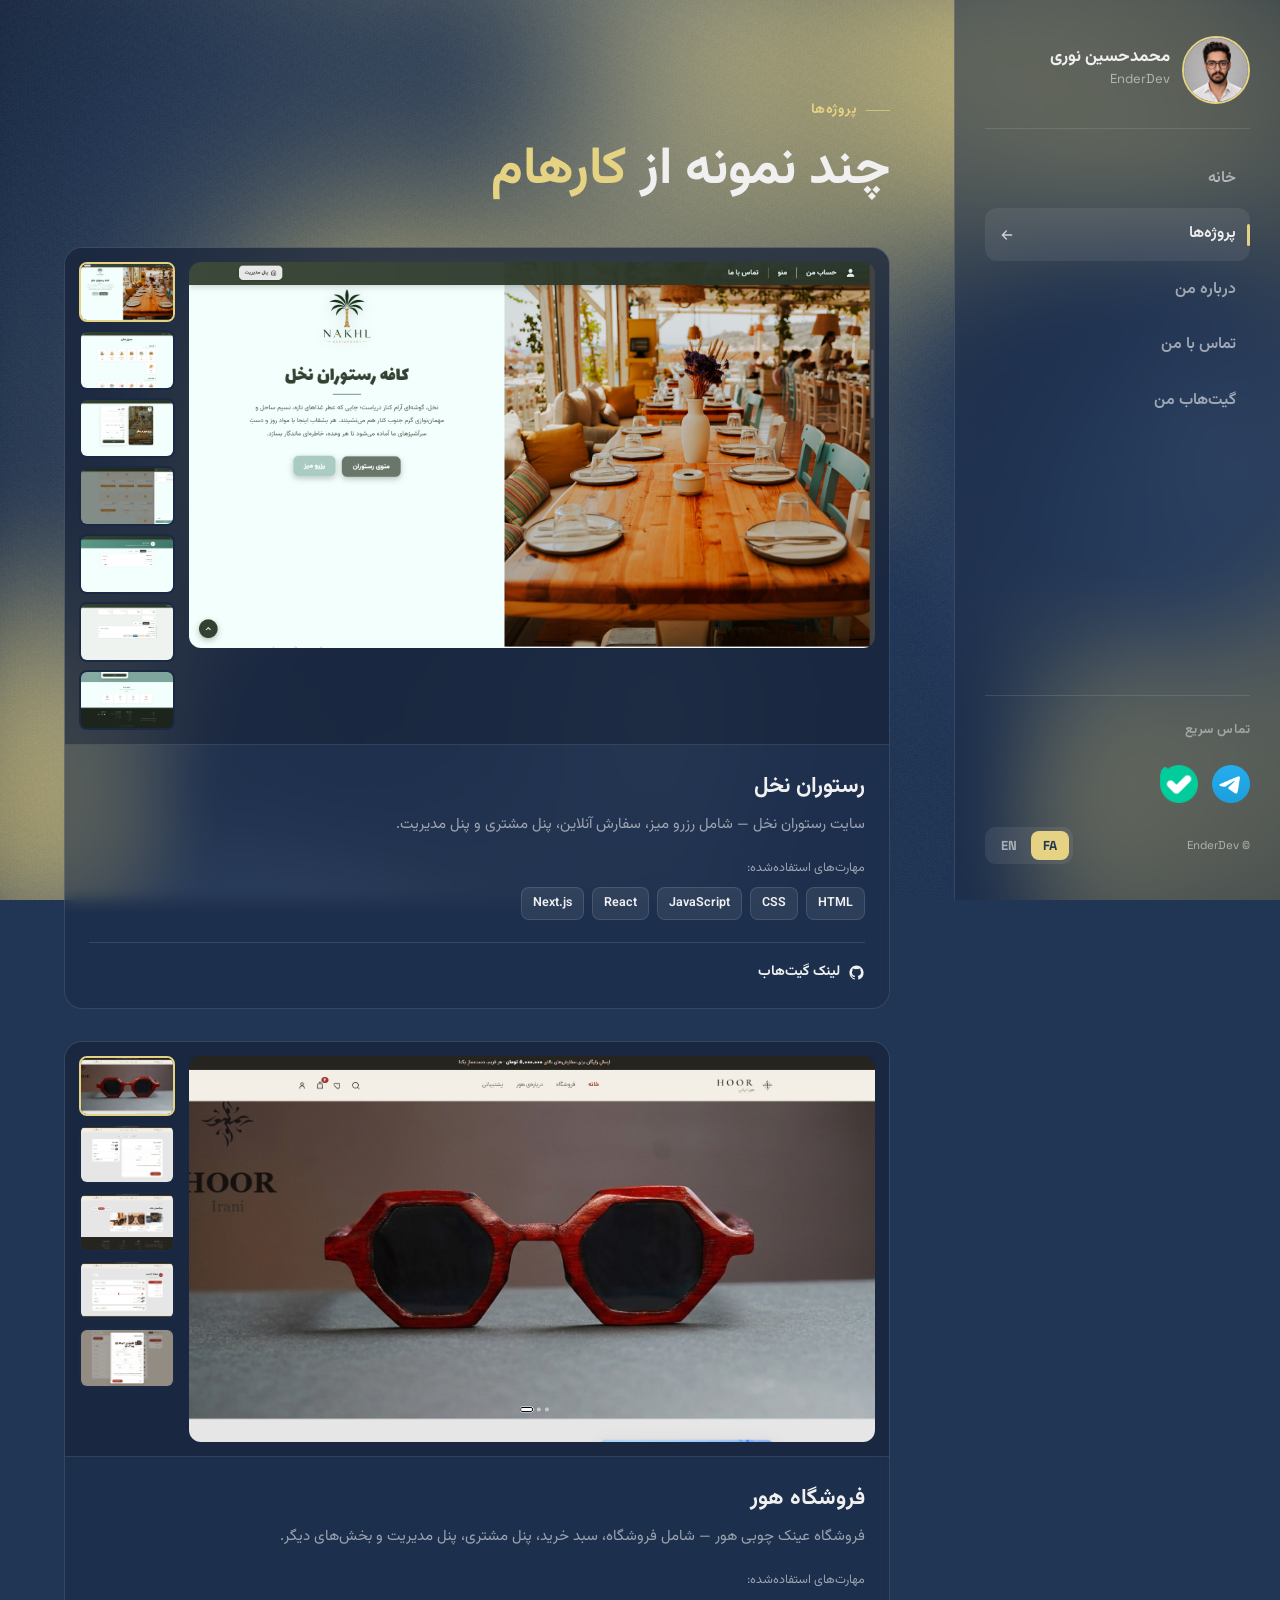
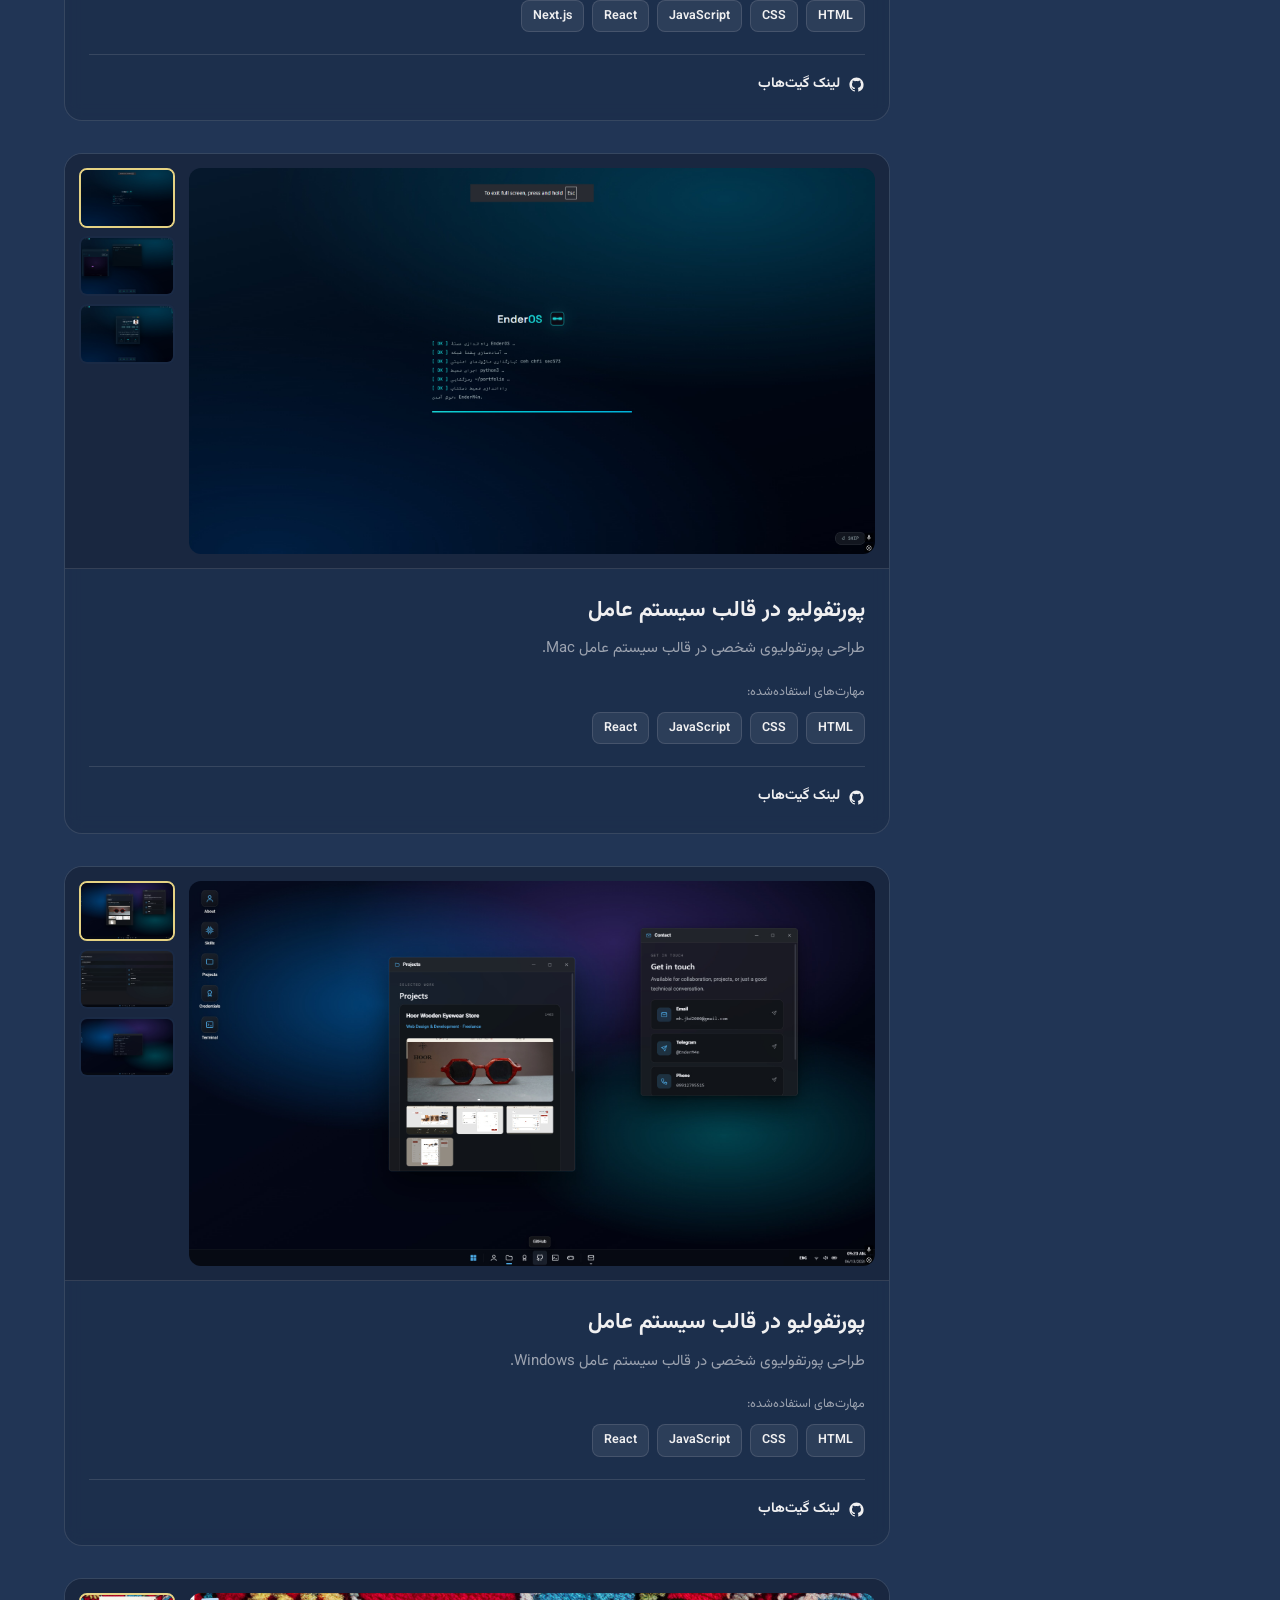
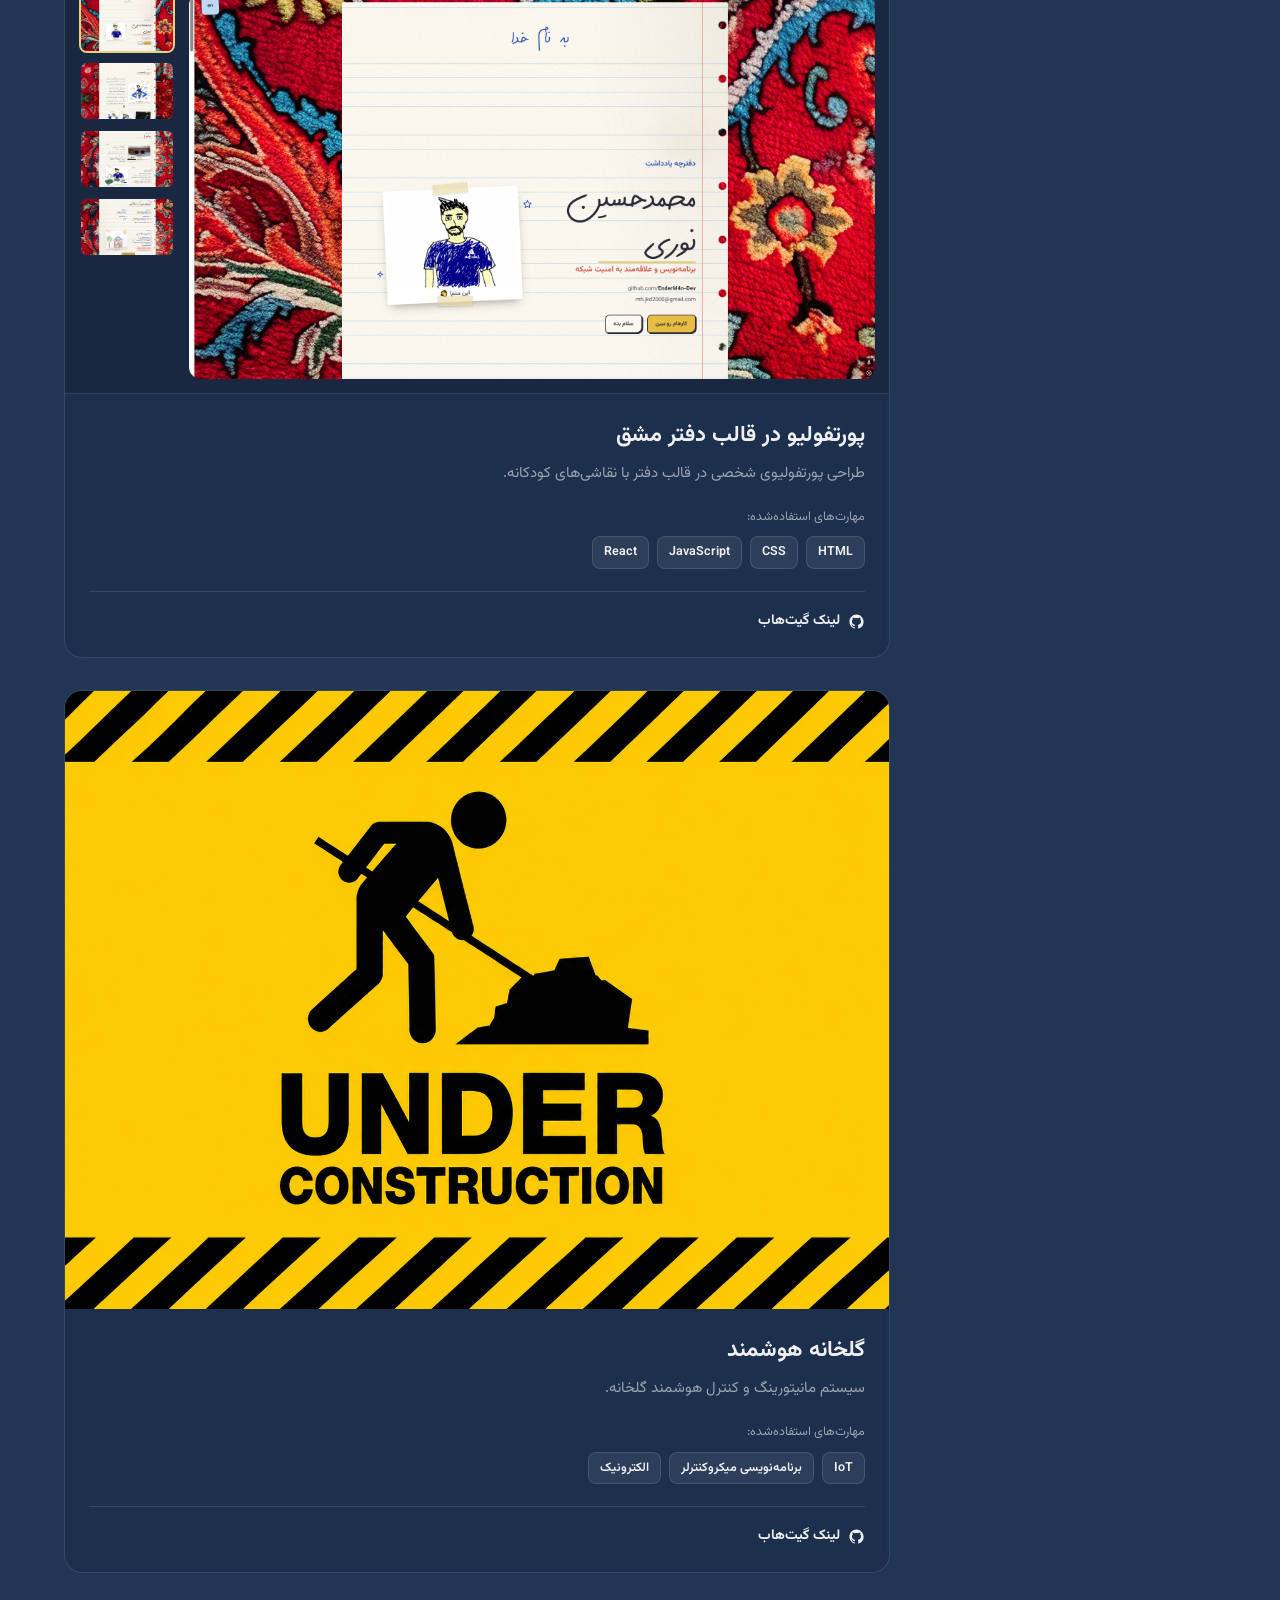
<file: Projects.html>
<!DOCTYPE html>
<html lang="fa" dir="rtl">
<head>
<meta charset="UTF-8" />
<meta name="viewport" content="width=device-width, initial-scale=1.0" />
<meta name="author" content="Mohammad Hossein Nouri" />
<meta name="theme-color" content="#213555" />
<title>پروژه‌ها — EnderDev</title>
<link rel="preconnect" href="https://fonts.googleapis.com" />
<link rel="preconnect" href="https://fonts.gstatic.com" crossorigin />
<link href="https://fonts.googleapis.com/css2?family=Manrope:wght@400;500;600;700&family=Space+Grotesk:wght@400;500;600;700&family=Vazirmatn:wght@300;400;500;600;700;800&display=swap" rel="stylesheet" />
<link rel="stylesheet" href="styles.css" />
<script src="palette.js"></script>
</head>
<body>
<canvas id="projects-bg" aria-hidden="true"></canvas>
<div class="bg-glow"></div>

<button class="rail-fab" aria-label="menu">
  <svg viewBox="0 0 24 24" fill="none" stroke="currentColor" stroke-width="2"><path d="M4 7h16M4 12h16M4 17h16" stroke-linecap="round"/></svg>
  <span class="t" data-fa="منو" data-en="Menu">منو</span>
</button>
<div class="scrim"></div>

<div class="layout">

  <!-- ===== SIDE RAIL : right for FA, left for EN ===== -->
  <aside class="rail">
    <a class="rail-brand" href="Home.html">
      <img class="mark" src="assets/portrait.png" alt="محمدحسین نوری" />
      <span>
        <b class="t" data-fa="محمدحسین نوری" data-en="M. Hossein Nouri">محمدحسین نوری</b>
        <small>EnderDev</small>
      </span>
    </a>

    <div class="rail-divider"></div>

    <nav class="rail-nav" aria-label="primary">
      <a href="Home.html">
        <span class="t" data-fa="خانه" data-en="Home">خانه</span>
        <span class="arrow"><svg viewBox="0 0 24 24" fill="none" stroke="currentColor" stroke-width="2"><path d="M5 12h14M13 6l6 6-6 6" stroke-linecap="round" stroke-linejoin="round"/></svg></span>
      </a>
      <a href="Projects.html" class="active">
        <span class="t" data-fa="پروژه‌ها" data-en="Projects">پروژه‌ها</span>
        <span class="arrow"><svg viewBox="0 0 24 24" fill="none" stroke="currentColor" stroke-width="2"><path d="M5 12h14M13 6l6 6-6 6" stroke-linecap="round" stroke-linejoin="round"/></svg></span>
      </a>
      <a href="About.html">
        <span class="t" data-fa="درباره من" data-en="About me">درباره من</span>
        <span class="arrow"><svg viewBox="0 0 24 24" fill="none" stroke="currentColor" stroke-width="2"><path d="M5 12h14M13 6l6 6-6 6" stroke-linecap="round" stroke-linejoin="round"/></svg></span>
      </a>
      <a href="Contact.html">
        <span class="t" data-fa="تماس با من" data-en="Contact me">تماس با من</span>
        <span class="arrow"><svg viewBox="0 0 24 24" fill="none" stroke="currentColor" stroke-width="2"><path d="M5 12h14M13 6l6 6-6 6" stroke-linecap="round" stroke-linejoin="round"/></svg></span>
      </a>
      <a href="https://github.com/EnderM4n-Dev" target="_blank" rel="noopener" class="ext">
        <span class="t" data-fa="گیت‌هاب من" data-en="My GitHub">گیت‌هاب من</span>
      </a>
    </nav>

    <div class="rail-grow"></div>

    <div class="rail-divider"></div>
    <span class="rail-eyebrow t" data-fa="تماس سریع" data-en="Quick contact">تماس سریع</span>
    <div class="rail-logos">
      <a href="https://t.me/EnderM4n" target="_blank" rel="noopener" title="Telegram"><img src="assets/telegram.png" alt="Telegram" /></a>
      <a href="https://ble.ir/EnderM4n" target="_blank" rel="noopener" title="Bale"><img src="assets/bale.png" alt="Bale" /></a>
    </div>

    <div class="rail-foot">
      <small>© EnderDev</small>
      <span class="lang-toggle">
        <button data-lang="fa" class="on">FA</button>
        <button data-lang="en">EN</button>
      </span>
    </div>
  </aside>

  <!-- ===== CONTENT ===== -->
  <main data-screen-label="Projects">
    <div class="content">
      <section class="page">
        <div class="section-head reveal">
          <span class="eyebrow t" data-fa="پروژه‌ها" data-en="Projects">پروژه‌ها</span>
          <h2 class="h-section">
            <span class="t" data-fa="چند نمونه از" data-en="A few things">چند نمونه از</span>
            <span class="hl t" data-fa="کارهام" data-en="I've built">کارهام</span>
          </h2>
        </div>

        <div class="proj-grid">


          <!-- card 1 : Nakhl Restaurant -->
          <article class="card reveal d1">
            <div class="gallery" data-gallery>
              <div class="gal-main">
                <img src="assets/nakhl-1.jpg" alt="Nakhl Restaurant" data-zoom />
                <button class="gal-nav prev" aria-label="prev"><svg viewBox="0 0 24 24" fill="none" stroke="currentColor" stroke-width="2"><path d="M15 6l-6 6 6 6" stroke-linecap="round" stroke-linejoin="round"/></svg></button>
                <button class="gal-nav next" aria-label="next"><svg viewBox="0 0 24 24" fill="none" stroke="currentColor" stroke-width="2"><path d="M9 6l6 6-6 6" stroke-linecap="round" stroke-linejoin="round"/></svg></button>
                <span class="gal-zoom-hint"><svg viewBox="0 0 24 24" fill="none" stroke="currentColor" stroke-width="2"><circle cx="11" cy="11" r="8"/><path d="M21 21l-4.35-4.35M11 8v6M8 11h6" stroke-linecap="round"/></svg></span>
              </div>
              <div class="gal-thumbs">
                <button class="thumb active" data-src="assets/nakhl-1.jpg"><img src="assets/nakhl-1.jpg" alt=""></button>
                <button class="thumb" data-src="assets/nakhl-2.jpg"><img src="assets/nakhl-2.jpg" alt=""></button>
                <button class="thumb" data-src="assets/nakhl-3.jpg"><img src="assets/nakhl-3.jpg" alt=""></button>
                <button class="thumb" data-src="assets/nakhl-4.jpg"><img src="assets/nakhl-4.jpg" alt=""></button>
                <button class="thumb" data-src="assets/nakhl-5.jpg"><img src="assets/nakhl-5.jpg" alt=""></button>
                <button class="thumb" data-src="assets/nakhl-6.jpg"><img src="assets/nakhl-6.jpg" alt=""></button>
                <button class="thumb" data-src="assets/nakhl-7.jpg"><img src="assets/nakhl-7.jpg" alt=""></button>
              </div>
            </div>
            <div class="card-body">
              <h3 class="t" data-fa="رستوران نخل" data-en="Nakhl Restaurant">رستوران نخل</h3>
              <p class="desc t" data-fa="سایت رستوران نخل — شامل رزرو میز، سفارش آنلاین، پنل مشتری و پنل مدیریت." data-en="Nakhl restaurant website — includes table reservation, online ordering, customer panel and admin panel.">سایت رستوران نخل — شامل رزرو میز، سفارش آنلاین، پنل مشتری و پنل مدیریت.</p>
              <p class="skills-label t" data-fa="مهارت‌های استفاده‌شده:" data-en="Skills used:">مهارت‌های استفاده‌شده:</p>
              <div class="skills">
                <span class="skill">HTML</span>
                <span class="skill">CSS</span>
                <span class="skill">JavaScript</span>
                <span class="skill">React</span>
                <span class="skill">Next.js</span>
              </div>
              <div class="card-foot">
                <a class="gh-link" href="https://github.com/EnderM4n-Dev" target="_blank" rel="noopener">
                  <svg viewBox="0 0 24 24" fill="currentColor"><path d="M12 2C6.48 2 2 6.58 2 12.25c0 4.53 2.87 8.37 6.84 9.73.5.1.68-.22.68-.49 0-.24-.01-.87-.01-1.71-2.78.62-3.37-1.37-3.37-1.37-.45-1.18-1.11-1.49-1.11-1.49-.91-.64.07-.62.07-.62 1 .07 1.53 1.06 1.53 1.06.89 1.56 2.34 1.11 2.91.85.09-.66.35-1.11.63-1.36-2.22-.26-4.56-1.14-4.56-5.07 0-1.12.39-2.03 1.03-2.75-.1-.26-.45-1.3.1-2.71 0 0 .84-.27 2.75 1.05a9.4 9.4 0 015 0c1.91-1.32 2.75-1.05 2.75-1.05.55 1.41.2 2.45.1 2.71.64.72 1.03 1.63 1.03 2.75 0 3.94-2.34 4.81-4.57 5.06.36.32.68.94.68 1.9 0 1.37-.01 2.47-.01 2.81 0 .27.18.6.69.49A10.26 10.26 0 0022 12.25C22 6.58 17.52 2 12 2z"/></svg>
                  <span class="t" data-fa="لینک گیت‌هاب" data-en="GitHub link">لینک گیت‌هاب</span>
                </a>
              </div>
            </div>
          </article>


          <!-- card 2 : Hoor Store -->
          <article class="card reveal d2">
            <div class="gallery" data-gallery>
              <div class="gal-main">
                <img src="assets/hoor-0.jpg" alt="Hoor Store" data-zoom />
                <button class="gal-nav prev" aria-label="prev"><svg viewBox="0 0 24 24" fill="none" stroke="currentColor" stroke-width="2"><path d="M15 6l-6 6 6 6" stroke-linecap="round" stroke-linejoin="round"/></svg></button>
                <button class="gal-nav next" aria-label="next"><svg viewBox="0 0 24 24" fill="none" stroke="currentColor" stroke-width="2"><path d="M9 6l6 6-6 6" stroke-linecap="round" stroke-linejoin="round"/></svg></button>
                <span class="gal-zoom-hint"><svg viewBox="0 0 24 24" fill="none" stroke="currentColor" stroke-width="2"><circle cx="11" cy="11" r="8"/><path d="M21 21l-4.35-4.35M11 8v6M8 11h6" stroke-linecap="round"/></svg></span>
              </div>
              <div class="gal-thumbs">
                <button class="thumb active" data-src="assets/hoor-0.jpg"><img src="assets/hoor-0.jpg" alt=""></button>
                <button class="thumb" data-src="assets/hoor-1.jpg"><img src="assets/hoor-1.jpg" alt=""></button>
                <button class="thumb" data-src="assets/hoor-2.jpg"><img src="assets/hoor-2.jpg" alt=""></button>
                <button class="thumb" data-src="assets/hoor-3.jpg"><img src="assets/hoor-3.jpg" alt=""></button>
                <button class="thumb" data-src="assets/hoor-4.jpg"><img src="assets/hoor-4.jpg" alt=""></button>
              </div>
            </div>
            <div class="card-body">
              <h3 class="t" data-fa="فروشگاه هور" data-en="Hoor Store">فروشگاه هور</h3>
              <p class="desc t" data-fa="فروشگاه عینک چوبی هور — شامل فروشگاه، سبد خرید، پنل مشتری، پنل مدیریت و بخش‌های دیگر." data-en="Hoor wooden eyewear store — includes storefront, cart, customer panel, admin panel and more.">فروشگاه عینک چوبی هور — شامل فروشگاه، سبد خرید، پنل مشتری، پنل مدیریت و بخش‌های دیگر.</p>
              <p class="skills-label t" data-fa="مهارت‌های استفاده‌شده:" data-en="Skills used:">مهارت‌های استفاده‌شده:</p>
              <div class="skills">
                <span class="skill">HTML</span>
                <span class="skill">CSS</span>
                <span class="skill">JavaScript</span>
                <span class="skill">React</span>
                <span class="skill">Next.js</span>
              </div>
              <div class="card-foot">
                <a class="gh-link" href="https://github.com/EnderM4n-Dev" target="_blank" rel="noopener">
                  <svg viewBox="0 0 24 24" fill="currentColor"><path d="M12 2C6.48 2 2 6.58 2 12.25c0 4.53 2.87 8.37 6.84 9.73.5.1.68-.22.68-.49 0-.24-.01-.87-.01-1.71-2.78.62-3.37-1.37-3.37-1.37-.45-1.18-1.11-1.49-1.11-1.49-.91-.64.07-.62.07-.62 1 .07 1.53 1.06 1.53 1.06.89 1.56 2.34 1.11 2.91.85.09-.66.35-1.11.63-1.36-2.22-.26-4.56-1.14-4.56-5.07 0-1.12.39-2.03 1.03-2.75-.1-.26-.45-1.3.1-2.71 0 0 .84-.27 2.75 1.05a9.4 9.4 0 015 0c1.91-1.32 2.75-1.05 2.75-1.05.55 1.41.2 2.45.1 2.71.64.72 1.03 1.63 1.03 2.75 0 3.94-2.34 4.81-4.57 5.06.36.32.68.94.68 1.9 0 1.37-.01 2.47-.01 2.81 0 .27.18.6.69.49A10.26 10.26 0 0022 12.25C22 6.58 17.52 2 12 2z"/></svg>
                  <span class="t" data-fa="لینک گیت‌هاب" data-en="GitHub link">لینک گیت‌هاب</span>
                </a>
              </div>
            </div>
          </article>


          <!-- card 3 : Mac OS Portfolio -->
          <article class="card reveal d1">
            <div class="gallery" data-gallery>
              <div class="gal-main">
                <img src="assets/mac-1.jpg" alt="Mac OS Portfolio" data-zoom />
                <button class="gal-nav prev" aria-label="prev"><svg viewBox="0 0 24 24" fill="none" stroke="currentColor" stroke-width="2"><path d="M15 6l-6 6 6 6" stroke-linecap="round" stroke-linejoin="round"/></svg></button>
                <button class="gal-nav next" aria-label="next"><svg viewBox="0 0 24 24" fill="none" stroke="currentColor" stroke-width="2"><path d="M9 6l6 6-6 6" stroke-linecap="round" stroke-linejoin="round"/></svg></button>
                <span class="gal-zoom-hint"><svg viewBox="0 0 24 24" fill="none" stroke="currentColor" stroke-width="2"><circle cx="11" cy="11" r="8"/><path d="M21 21l-4.35-4.35M11 8v6M8 11h6" stroke-linecap="round"/></svg></span>
              </div>
              <div class="gal-thumbs">
                <button class="thumb active" data-src="assets/mac-1.jpg"><img src="assets/mac-1.jpg" alt=""></button>
                <button class="thumb" data-src="assets/mac-2.jpg"><img src="assets/mac-2.jpg" alt=""></button>
                <button class="thumb" data-src="assets/mac-3.jpg"><img src="assets/mac-3.jpg" alt=""></button>
              </div>
            </div>
            <div class="card-body">
              <h3 class="t" data-fa="پورتفولیو در قالب سیستم عامل" data-en="OS-style Portfolio">پورتفولیو در قالب سیستم عامل</h3>
              <p class="desc t" data-fa="طراحی پورتفولیوی شخصی در قالب سیستم عامل Mac." data-en="A personal portfolio designed in the style of macOS.">طراحی پورتفولیوی شخصی در قالب سیستم عامل Mac.</p>
              <p class="skills-label t" data-fa="مهارت‌های استفاده‌شده:" data-en="Skills used:">مهارت‌های استفاده‌شده:</p>
              <div class="skills">
                <span class="skill">HTML</span>
                <span class="skill">CSS</span>
                <span class="skill">JavaScript</span>
                <span class="skill">React</span>
              </div>
              <div class="card-foot">
                <a class="gh-link" href="https://github.com/EnderM4n-Dev" target="_blank" rel="noopener">
                  <svg viewBox="0 0 24 24" fill="currentColor"><path d="M12 2C6.48 2 2 6.58 2 12.25c0 4.53 2.87 8.37 6.84 9.73.5.1.68-.22.68-.49 0-.24-.01-.87-.01-1.71-2.78.62-3.37-1.37-3.37-1.37-.45-1.18-1.11-1.49-1.11-1.49-.91-.64.07-.62.07-.62 1 .07 1.53 1.06 1.53 1.06.89 1.56 2.34 1.11 2.91.85.09-.66.35-1.11.63-1.36-2.22-.26-4.56-1.14-4.56-5.07 0-1.12.39-2.03 1.03-2.75-.1-.26-.45-1.3.1-2.71 0 0 .84-.27 2.75 1.05a9.4 9.4 0 015 0c1.91-1.32 2.75-1.05 2.75-1.05.55 1.41.2 2.45.1 2.71.64.72 1.03 1.63 1.03 2.75 0 3.94-2.34 4.81-4.57 5.06.36.32.68.94.68 1.9 0 1.37-.01 2.47-.01 2.81 0 .27.18.6.69.49A10.26 10.26 0 0022 12.25C22 6.58 17.52 2 12 2z"/></svg>
                  <span class="t" data-fa="لینک گیت‌هاب" data-en="GitHub link">لینک گیت‌هاب</span>
                </a>
              </div>
            </div>
          </article>


          <!-- card 4 : Windows OS Portfolio -->
          <article class="card reveal d2">
            <div class="gallery" data-gallery>
              <div class="gal-main">
                <img src="assets/win-1.jpg" alt="Windows OS Portfolio" data-zoom />
                <button class="gal-nav prev" aria-label="prev"><svg viewBox="0 0 24 24" fill="none" stroke="currentColor" stroke-width="2"><path d="M15 6l-6 6 6 6" stroke-linecap="round" stroke-linejoin="round"/></svg></button>
                <button class="gal-nav next" aria-label="next"><svg viewBox="0 0 24 24" fill="none" stroke="currentColor" stroke-width="2"><path d="M9 6l6 6-6 6" stroke-linecap="round" stroke-linejoin="round"/></svg></button>
                <span class="gal-zoom-hint"><svg viewBox="0 0 24 24" fill="none" stroke="currentColor" stroke-width="2"><circle cx="11" cy="11" r="8"/><path d="M21 21l-4.35-4.35M11 8v6M8 11h6" stroke-linecap="round"/></svg></span>
              </div>
              <div class="gal-thumbs">
                <button class="thumb active" data-src="assets/win-1.jpg"><img src="assets/win-1.jpg" alt=""></button>
                <button class="thumb" data-src="assets/win-2.jpg"><img src="assets/win-2.jpg" alt=""></button>
                <button class="thumb" data-src="assets/win-3.jpg"><img src="assets/win-3.jpg" alt=""></button>
              </div>
            </div>
            <div class="card-body">
              <h3 class="t" data-fa="پورتفولیو در قالب سیستم عامل" data-en="OS-style Portfolio">پورتفولیو در قالب سیستم عامل</h3>
              <p class="desc t" data-fa="طراحی پورتفولیوی شخصی در قالب سیستم عامل Windows." data-en="A personal portfolio designed in the style of Windows.">طراحی پورتفولیوی شخصی در قالب سیستم عامل Windows.</p>
              <p class="skills-label t" data-fa="مهارت‌های استفاده‌شده:" data-en="Skills used:">مهارت‌های استفاده‌شده:</p>
              <div class="skills">
                <span class="skill">HTML</span>
                <span class="skill">CSS</span>
                <span class="skill">JavaScript</span>
                <span class="skill">React</span>
              </div>
              <div class="card-foot">
                <a class="gh-link" href="https://github.com/EnderM4n-Dev" target="_blank" rel="noopener">
                  <svg viewBox="0 0 24 24" fill="currentColor"><path d="M12 2C6.48 2 2 6.58 2 12.25c0 4.53 2.87 8.37 6.84 9.73.5.1.68-.22.68-.49 0-.24-.01-.87-.01-1.71-2.78.62-3.37-1.37-3.37-1.37-.45-1.18-1.11-1.49-1.11-1.49-.91-.64.07-.62.07-.62 1 .07 1.53 1.06 1.53 1.06.89 1.56 2.34 1.11 2.91.85.09-.66.35-1.11.63-1.36-2.22-.26-4.56-1.14-4.56-5.07 0-1.12.39-2.03 1.03-2.75-.1-.26-.45-1.3.1-2.71 0 0 .84-.27 2.75 1.05a9.4 9.4 0 015 0c1.91-1.32 2.75-1.05 2.75-1.05.55 1.41.2 2.45.1 2.71.64.72 1.03 1.63 1.03 2.75 0 3.94-2.34 4.81-4.57 5.06.36.32.68.94.68 1.9 0 1.37-.01 2.47-.01 2.81 0 .27.18.6.69.49A10.26 10.26 0 0022 12.25C22 6.58 17.52 2 12 2z"/></svg>
                  <span class="t" data-fa="لینک گیت‌هاب" data-en="GitHub link">لینک گیت‌هاب</span>
                </a>
              </div>
            </div>
          </article>


          <!-- card 5 : Notebook Portfolio -->
          <article class="card reveal d3">
            <div class="gallery" data-gallery>
              <div class="gal-main">
                <img src="assets/notebook-1.jpg" alt="Notebook Portfolio" data-zoom />
                <button class="gal-nav prev" aria-label="prev"><svg viewBox="0 0 24 24" fill="none" stroke="currentColor" stroke-width="2"><path d="M15 6l-6 6 6 6" stroke-linecap="round" stroke-linejoin="round"/></svg></button>
                <button class="gal-nav next" aria-label="next"><svg viewBox="0 0 24 24" fill="none" stroke="currentColor" stroke-width="2"><path d="M9 6l6 6-6 6" stroke-linecap="round" stroke-linejoin="round"/></svg></button>
                <span class="gal-zoom-hint"><svg viewBox="0 0 24 24" fill="none" stroke="currentColor" stroke-width="2"><circle cx="11" cy="11" r="8"/><path d="M21 21l-4.35-4.35M11 8v6M8 11h6" stroke-linecap="round"/></svg></span>
              </div>
              <div class="gal-thumbs">
                <button class="thumb active" data-src="assets/notebook-1.jpg"><img src="assets/notebook-1.jpg" alt=""></button>
                <button class="thumb" data-src="assets/notebook-2.jpg"><img src="assets/notebook-2.jpg" alt=""></button>
                <button class="thumb" data-src="assets/notebook-3.jpg"><img src="assets/notebook-3.jpg" alt=""></button>
                <button class="thumb" data-src="assets/notebook-4.jpg"><img src="assets/notebook-4.jpg" alt=""></button>
              </div>
            </div>
            <div class="card-body">
              <h3 class="t" data-fa="پورتفولیو در قالب دفتر مشق" data-en="Notebook-style Portfolio">پورتفولیو در قالب دفتر مشق</h3>
              <p class="desc t" data-fa="طراحی پورتفولیوی شخصی در قالب دفتر با نقاشی‌های کودکانه." data-en="A personal portfolio designed as a paper notebook with childlike drawings.">طراحی پورتفولیوی شخصی در قالب دفتر با نقاشی‌های کودکانه.</p>
              <p class="skills-label t" data-fa="مهارت‌های استفاده‌شده:" data-en="Skills used:">مهارت‌های استفاده‌شده:</p>
              <div class="skills">
                <span class="skill">HTML</span>
                <span class="skill">CSS</span>
                <span class="skill">JavaScript</span>
                <span class="skill">React</span>
              </div>
              <div class="card-foot">
                <a class="gh-link" href="https://github.com/EnderM4n-Dev" target="_blank" rel="noopener">
                  <svg viewBox="0 0 24 24" fill="currentColor"><path d="M12 2C6.48 2 2 6.58 2 12.25c0 4.53 2.87 8.37 6.84 9.73.5.1.68-.22.68-.49 0-.24-.01-.87-.01-1.71-2.78.62-3.37-1.37-3.37-1.37-.45-1.18-1.11-1.49-1.11-1.49-.91-.64.07-.62.07-.62 1 .07 1.53 1.06 1.53 1.06.89 1.56 2.34 1.11 2.91.85.09-.66.35-1.11.63-1.36-2.22-.26-4.56-1.14-4.56-5.07 0-1.12.39-2.03 1.03-2.75-.1-.26-.45-1.3.1-2.71 0 0 .84-.27 2.75 1.05a9.4 9.4 0 015 0c1.91-1.32 2.75-1.05 2.75-1.05.55 1.41.2 2.45.1 2.71.64.72 1.03 1.63 1.03 2.75 0 3.94-2.34 4.81-4.57 5.06.36.32.68.94.68 1.9 0 1.37-.01 2.47-.01 2.81 0 .27.18.6.69.49A10.26 10.26 0 0022 12.25C22 6.58 17.52 2 12 2z"/></svg>
                  <span class="t" data-fa="لینک گیت‌هاب" data-en="GitHub link">لینک گیت‌هاب</span>
                </a>
              </div>
            </div>
          </article>

          <!-- card 1 : گلخانه هوشمند -->
          <article class="card reveal d1">
            <div class="shot"><img src="assets/greenhouse.png" alt="Smart Greenhouse" style="width:100%;height:100%;object-fit:cover;" /></div>
            <div class="card-body">
              <h3 class="t" data-fa="گلخانه هوشمند" data-en="Smart Greenhouse">گلخانه هوشمند</h3>
              <p class="desc t" data-fa="سیستم مانیتورینگ و کنترل هوشمند گلخانه." data-en="Smart greenhouse monitoring and control system.">سیستم مانیتورینگ و کنترل هوشمند گلخانه.</p>
              <p class="skills-label t" data-fa="مهارت‌های استفاده‌شده:" data-en="Skills used:">مهارت‌های استفاده‌شده:</p>
              <div class="skills">
                <span class="skill">IoT</span>
                <span class="skill t" data-fa="برنامه‌نویسی میکروکنترلر" data-en="Microcontroller Programming">برنامه‌نویسی میکروکنترلر</span>
                <span class="skill t" data-fa="الکترونیک" data-en="Electronics">الکترونیک</span>
              </div>
              <div class="card-foot">
                <a class="gh-link" href="https://github.com/EnderM4n-Dev" target="_blank" rel="noopener">
                  <svg viewBox="0 0 24 24" fill="currentColor"><path d="M12 2C6.48 2 2 6.58 2 12.25c0 4.53 2.87 8.37 6.84 9.73.5.1.68-.22.68-.49 0-.24-.01-.87-.01-1.71-2.78.62-3.37-1.37-3.37-1.37-.45-1.18-1.11-1.49-1.11-1.49-.91-.64.07-.62.07-.62 1 .07 1.53 1.06 1.53 1.06.89 1.56 2.34 1.11 2.91.85.09-.66.35-1.11.63-1.36-2.22-.26-4.56-1.14-4.56-5.07 0-1.12.39-2.03 1.03-2.75-.1-.26-.45-1.3.1-2.71 0 0 .84-.27 2.75 1.05a9.4 9.4 0 015 0c1.91-1.32 2.75-1.05 2.75-1.05.55 1.41.2 2.45.1 2.71.64.72 1.03 1.63 1.03 2.75 0 3.94-2.34 4.81-4.57 5.06.36.32.68.94.68 1.9 0 1.37-.01 2.47-.01 2.81 0 .27.18.6.69.49A10.26 10.26 0 0022 12.25C22 6.58 17.52 2 12 2z"/></svg>
                  <span class="t" data-fa="لینک گیت‌هاب" data-en="GitHub link">لینک گیت‌هاب</span>
                </a>
              </div>
            </div>
          </article>
                </div>
      </section>
    </div>
  </main>
</div>

<!-- ===== bottom nav (mobile only) ===== -->
<nav class="bottom-nav" aria-label="mobile navigation">
  <a href="Home.html">
    <svg viewBox="0 0 24 24" fill="none" stroke="currentColor" stroke-width="2"><path d="M3 12L12 4l9 8v8a1 1 0 01-1 1h-5v-5H9v5H4a1 1 0 01-1-1z" stroke-linecap="round" stroke-linejoin="round"/></svg>
    <span class="bn-label t" data-fa="خانه" data-en="Home">خانه</span>
  </a>
  <a href="Projects.html" class="active">
    <svg viewBox="0 0 24 24" fill="none" stroke="currentColor" stroke-width="2"><rect x="3" y="3" width="7" height="7" rx="1"/><rect x="14" y="3" width="7" height="7" rx="1"/><rect x="3" y="14" width="7" height="7" rx="1"/><rect x="14" y="14" width="7" height="7" rx="1"/></svg>
    <span class="bn-label t" data-fa="پروژه‌ها" data-en="Projects">پروژه‌ها</span>
  </a>
  <a href="About.html">
    <svg viewBox="0 0 24 24" fill="none" stroke="currentColor" stroke-width="2"><circle cx="12" cy="8" r="4"/><path d="M4 21v-1a7 7 0 0114 0v1" stroke-linecap="round" stroke-linejoin="round"/></svg>
    <span class="bn-label t" data-fa="درباره" data-en="About">درباره</span>
  </a>
  <a href="Contact.html">
    <svg viewBox="0 0 24 24" fill="none" stroke="currentColor" stroke-width="2"><path d="M21 11.5a8.38 8.38 0 01-8.5 8.5 8.5 8.5 0 01-3.8-.9L3 21l1.9-5.7A8.5 8.5 0 1121 11.5z" stroke-linecap="round" stroke-linejoin="round"/></svg>
    <span class="bn-label t" data-fa="تماس" data-en="Contact">تماس</span>
  </a>
  <a href="https://github.com/EnderM4n-Dev" target="_blank" rel="noopener">
    <svg viewBox="0 0 24 24" fill="currentColor"><path d="M12 2C6.48 2 2 6.58 2 12.25c0 4.53 2.87 8.37 6.84 9.73.5.1.68-.22.68-.49 0-.24-.01-.87-.01-1.71-2.78.62-3.37-1.37-3.37-1.37-.45-1.18-1.11-1.49-1.11-1.49-.91-.64.07-.62.07-.62 1 .07 1.53 1.06 1.53 1.06.89 1.56 2.34 1.11 2.91.85.09-.66.35-1.11.63-1.36-2.22-.26-4.56-1.14-4.56-5.07 0-1.12.39-2.03 1.03-2.75-.1-.26-.45-1.3.1-2.71 0 0 .84-.27 2.75 1.05a9.4 9.4 0 015 0c1.91-1.32 2.75-1.05 2.75-1.05.55 1.41.2 2.45.1 2.71.64.72 1.03 1.63 1.03 2.75 0 3.94-2.34 4.81-4.57 5.06.36.32.68.94.68 1.9 0 1.37-.01 2.47-.01 2.81 0 .27.18.6.69.49A10.26 10.26 0 0022 12.25C22 6.58 17.52 2 12 2z"/></svg>
    <span class="bn-label">GitHub</span>
  </a>
  <button class="bn-lang" onclick="(function(){var l=document.documentElement.lang==='fa'?'en':'fa';document.querySelectorAll('.lang-toggle button[data-lang='+l+']').forEach(function(b){b.click();});})()">
    <svg viewBox="0 0 24 24" fill="none" stroke="currentColor" stroke-width="2"><circle cx="12" cy="12" r="10"/><path d="M2 12h20M12 2a15 15 0 010 20M12 2a15 15 0 000 20" stroke-linecap="round"/></svg>
    <span class="t" data-fa="EN" data-en="FA">EN</span>
  </button>
</nav>

<script src="app.js"></script>
<script src="projects-bg.js"></script>

<!-- ===== lightbox (zoom overlay) ===== -->
<div id="lightbox" class="lightbox" aria-hidden="true">
  <button class="lb-close" aria-label="بستن"><svg viewBox="0 0 24 24" fill="none" stroke="currentColor" stroke-width="2"><path d="M6 6l12 12M18 6L6 18" stroke-linecap="round"/></svg></button>
  <button class="lb-nav lb-prev" aria-label="prev"><svg viewBox="0 0 24 24" fill="none" stroke="currentColor" stroke-width="2"><path d="M15 6l-6 6 6 6" stroke-linecap="round" stroke-linejoin="round"/></svg></button>
  <button class="lb-nav lb-next" aria-label="next"><svg viewBox="0 0 24 24" fill="none" stroke="currentColor" stroke-width="2"><path d="M9 6l6 6-6 6" stroke-linecap="round" stroke-linejoin="round"/></svg></button>
  <img class="lb-img" alt="" />
  <span class="lb-counter"></span>
</div>

<script src="gallery.js"></script>
</body>
</html>
</file>
<file: styles.css>
/* ===== EnderM4n-Dev Portfolio — Mohammad Hossein Nouri =====
   Multi-page layout per sketch: vertical side RAIL (menu — right for FA,
   left for EN) + content column. Pages: Home (text-only hero + showcase),
   Projects, Contact. GitHub is an external link.
   Palette: navy #213555 · blue #4F709C · gold #E5D283 · light #F0F0F1 */

:root {
  --navy: #213555;
  --navy-deep: #1a2a45;
  --navy-soft: #28406a;
  --blue: #4F709C;
  --blue-bright: #7194c4;
  --gold: #E5D283;
  --light: #F0F0F1;
  --muted: rgba(240, 240, 241, 0.6);
  --faint: rgba(240, 240, 241, 0.08);
  --line: rgba(240, 240, 241, 0.12);
  --radius: 18px;
  --ease: cubic-bezier(0.22, 1, 0.36, 1);
  --rail: 326px;

}

* { box-sizing: border-box; margin: 0; padding: 0; }
html { scroll-behavior: smooth; }

body {
  background: var(--navy);
  color: var(--light);
  font-family: 'Manrope', 'Vazirmatn', system-ui, sans-serif;
  line-height: 1.65;
  -webkit-font-smoothing: antialiased;
  overflow-x: hidden;
}
html[lang="fa"] body { font-family: 'Vazirmatn', system-ui, sans-serif; }

h1, h2, h3 { font-family: 'Space Grotesk', sans-serif; }
html[lang="fa"] h1,
html[lang="fa"] h2,
html[lang="fa"] h3,
html[lang="fa"] .rail-nav a,
html[lang="fa"] .rail-eyebrow,
html[lang="fa"] .btn,
html[lang="fa"] .eyebrow,
html[lang="fa"] .hero-badge,
html[lang="fa"] .card-body h3,
html[lang="fa"] .chan .m b,
html[lang="fa"] .show-item figcaption b { font-family: 'Vazirmatn', sans-serif; }

a { color: inherit; text-decoration: none; }
img { display: block; max-width: 100%; }

/* faint ambient field, far behind content */
.bg-glow {
  position: fixed; z-index: 0; pointer-events: none;
  width: 55vw; height: 55vw; border-radius: 50%;
  background: radial-gradient(circle, rgba(79,112,156,0.18), transparent 65%);
  top: -16vw; inset-inline-start: -12vw; filter: blur(6px);
}

/* ===== layout: rail + content ===== */
/* projects page WebGL mesh-gradient background */
#projects-bg {
  position: fixed; inset: 0; z-index: 0; pointer-events: none;
  width: 100vw; height: 100vh; display: block;
}
#projects-bg + .bg-glow { display: none; } /* avoid the orange-tinted blob over the shader */
.layout { position: relative; z-index: 1; display: grid; grid-template-columns: var(--rail) minmax(0, 1fr); align-items: start; }

/* ---- the side rail (sticky: moves with scroll, per sketch) ---- */
.rail {
  position: sticky; top: 0; height: 100vh; overflow-y: auto;
  display: flex; flex-direction: column; gap: 24px;
  padding: 36px 30px;
  border-inline-end: 1px solid var(--line);
  background: rgba(26, 42, 69, 0.55);
  backdrop-filter: blur(12px);
}
.rail::-webkit-scrollbar { width: 6px; }
.rail::-webkit-scrollbar-thumb { background: var(--line); border-radius: 6px; }

.rail-brand { display: flex; align-items: center; gap: 12px; }
.rail-brand .mark {
  width: 68px; height: 68px; border-radius: 50%; flex: none;
  object-fit: cover; border: 2.5px solid var(--gold);
  transition: transform .3s var(--ease), border-color .3s;
}
.rail-brand:hover .mark { transform: scale(1.06); border-color: var(--blue-bright); }

/* quick-contact: just two logo icons side by side */
.rail-logos { display: flex; gap: 14px; align-items: center; }
.rail-logos a { display: block; width: 38px; height: 38px; border-radius: 10px; overflow: hidden; transition: transform .25s var(--ease), box-shadow .25s; }
.rail-logos a:hover { transform: translateY(-3px); box-shadow: 0 8px 20px -8px rgba(0,0,0,.4); }
.rail-logos a img { width: 100%; height: 100%; object-fit: cover; border-radius: 10px; }
.rail-brand b { display: block; font-weight: 700; font-size: 17px; line-height: 1.2; white-space: nowrap; }
.rail-brand small { color: var(--muted); font-size: 13px; font-family: 'Space Grotesk', monospace; }

.rail-eyebrow {
  font-size: 12px; font-weight: 700; letter-spacing: 2px; text-transform: uppercase;
  color: var(--muted); opacity: .8;
}
html[lang="fa"] .rail-eyebrow { letter-spacing: .5px; text-transform: none; font-size: 13px; }

.rail-nav { display: flex; flex-direction: column; gap: 3px; }
.rail-nav a {
  display: flex; align-items: center; gap: 13px; position: relative;
  padding: 13px 14px; border-radius: 12px; color: var(--muted);
  font-weight: 600; font-size: 16px; transition: color .25s, background .25s;
}
.rail-nav a .ix { display: none; }
.rail-nav a .arrow { margin-inline-start: auto; opacity: 0; transition: opacity .25s; }
.rail-nav a .arrow svg { width: 16px; height: 16px; display: block; }
html[lang="fa"] .rail-nav a .arrow svg { transform: scaleX(-1); }
.rail-nav a:hover, .rail-nav a.active { color: var(--light); background: var(--faint); }
.rail-nav a:hover .arrow, .rail-nav a.active .arrow { opacity: .8; }
.rail-nav a.active::before {
  content: ""; position: absolute; inset-inline-start: 0; top: 50%; transform: translateY(-50%);
  width: 3px; height: 22px; background: var(--gold); border-radius: 3px;
}
.rail-nav a.ext .ix { color: var(--blue-bright); }

.rail-divider { height: 1px; background: var(--line); flex: none; }
.rail-grow { flex: 1 1 auto; min-height: 10px; }

/* compact contact rows inside the rail */
.rail-contact { display: grid; gap: 10px; }
.chan {
  display: flex; align-items: center; gap: 13px; padding: 11px 13px;
  border: 1px solid var(--line); border-radius: 13px; background: rgba(240,240,241,.02);
  transition: transform .28s var(--ease), border-color .28s, background .28s;
}
.chan:hover { border-color: var(--blue-bright); background: var(--faint); transform: translateX(5px); }
html[lang="fa"] .chan:hover { transform: translateX(-5px); }
.chan .ic { width: 38px; height: 38px; border-radius: 11px; display: grid; place-items: center; flex: none; }
.chan .ic svg { width: 20px; height: 20px; }
.chan.tg .ic { background: rgba(79,112,156,.25); color: var(--blue-bright); }
.chan.ble .ic { background: rgba(229,210,131,.18); color: var(--gold); }
.chan .m b { display: block; font-weight: 700; font-size: 14.5px; line-height: 1.3; }
.chan .m span { color: var(--muted); font-size: 12px; font-family: 'Space Grotesk', monospace; direction: ltr; unicode-bidi: plaintext; display: block; }
html[dir="rtl"] .chan .m span { text-align: right; }

.rail-foot { display: flex; align-items: center; justify-content: space-between; gap: 12px; }
.rail-foot small { color: var(--muted); font-size: 11.5px; font-family: 'Space Grotesk', monospace; }
.lang-toggle { display: inline-flex; padding: 4px; border-radius: 11px; background: var(--faint); gap: 2px; }
.lang-toggle button {
  border: 0; background: transparent; color: var(--muted); cursor: pointer;
  font-family: 'Space Grotesk', sans-serif; font-weight: 700; font-size: 13px;
  padding: 6px 12px; border-radius: 8px; transition: .25s;
}
.lang-toggle button.on { background: var(--gold); color: var(--navy); }

/* ===== content column ===== */
main { min-width: 0; position: relative; z-index: 1; }
.content { padding: 0 clamp(26px, 5vw, 84px); }

.eyebrow {
  display: inline-flex; align-items: center; gap: 9px;
  font-size: 13px; font-weight: 700; letter-spacing: 1.5px; text-transform: uppercase; color: var(--gold);
}
html[lang="fa"] .eyebrow { letter-spacing: .5px; text-transform: none; font-size: 14px; }
.eyebrow::before { content: ""; width: 24px; height: 1.5px; background: var(--gold); opacity: .7; }
.h-section { font-size: clamp(32px, 4.6vw, 52px); font-weight: 700; line-height: 1.06; letter-spacing: -1px; }
html[lang="fa"] .h-section { letter-spacing: 0; line-height: 1.28; }
.hl { color: var(--gold); }
.section-head { display: flex; flex-direction: column; gap: 16px; margin-bottom: 42px; }
.section-sub { color: var(--muted); max-width: 56ch; font-size: clamp(16px, 1.5vw, 18px); }

.btn {
  display: inline-flex; align-items: center; justify-content: center; gap: 10px; cursor: pointer;
  padding: 15px 26px; border-radius: 13px; font-family: inherit;
  font-weight: 700; font-size: 15.5px; border: 1px solid transparent;
  transition: transform .25s var(--ease), box-shadow .25s, background .25s, border-color .25s;
}
.btn svg { width: 17px; height: 17px; }
html[lang="fa"] .btn .flip { transform: scaleX(-1); }
.btn-gold { background: var(--gold); color: var(--navy); }
.btn-gold:hover { transform: translateY(-3px); box-shadow: 0 16px 32px -12px rgba(229,210,131,.55); }
/* magnetic button: JS drives transform; keep transition smooth */
.btn.magnet { transition: transform .3s var(--ease), box-shadow .25s; will-change: transform; }
.btn.magnet span { display: inline-block; transition: transform .3s var(--ease); }
.btn-ghost { border-color: var(--line); color: var(--light); background: rgba(240,240,241,.02); }
.btn-ghost:hover { border-color: var(--blue-bright); background: var(--faint); transform: translateY(-3px); }

/* ---- HOME: intro loader ---- */
#intro {
  position: fixed; inset: 0; z-index: 999; display: grid; place-items: center;
  background: var(--navy-deep); transition: opacity .8s var(--ease), visibility .8s;
}
#intro.out { opacity: 0; visibility: hidden; }
#intro-type {
  font-family: 'Space Grotesk', monospace; font-size: clamp(38px, 7vw, 72px);
  font-weight: 700; letter-spacing: -2px; color: var(--light); direction: ltr;
}
#intro-type::after {
  content: ""; display: inline-block; width: .55ch; height: 1.05em;
  background: var(--gold); margin-inline-start: 6px; vertical-align: text-bottom;
  animation: blink 0.85s steps(1) infinite;
}
@keyframes blink { 50% { opacity: 0; } }
@media (prefers-reduced-motion: reduce) { #intro { display: none; } }

/* ---- HOME: hero (text only) ---- */
.hero { min-height: 92vh; display: flex; flex-direction: column; justify-content: center; padding-block: clamp(70px, 12vh, 130px) clamp(50px, 8vh, 90px); position: relative; }
#hero-net { position: absolute; inset: 0; z-index: 0; pointer-events: none; }
.hero > *:not(#hero-net) { position: relative; z-index: 1; }
.hero-badge {
  display: inline-flex; align-items: center; gap: 10px; align-self: flex-start;
  padding: 7px 15px 7px 8px; border-radius: 100px; margin-bottom: 30px;
  background: var(--faint); border: 1px solid var(--line); font-size: 14px; color: var(--muted);
}
html[lang="fa"] .hero-badge { padding: 7px 8px 7px 15px; }
.hero-badge .pill {
  display: inline-flex; align-items: center; gap: 7px;
  background: rgba(229,210,131,.16); color: var(--gold); font-weight: 700; font-size: 12.5px;
  padding: 4px 11px; border-radius: 100px;
}
.hero-badge .pill::before { content: ""; width: 7px; height: 7px; border-radius: 50%; background: var(--gold); animation: pulse 2.4s infinite; }
@keyframes pulse { 0%{box-shadow:0 0 0 0 rgba(229,210,131,.55)} 70%{box-shadow:0 0 0 8px rgba(229,210,131,0)} 100%{box-shadow:0 0 0 0 rgba(229,210,131,0)} }

.hero h1 { font-size: clamp(44px, 6.4vw, 88px); line-height: 1.04; letter-spacing: -2.5px; font-weight: 700; max-width: 17ch; }
html[lang="fa"] .hero h1 { letter-spacing: -1px; line-height: 1.22; }
.hero .lead { color: var(--muted); font-size: clamp(17px, 1.7vw, 21px); max-width: 52ch; margin-top: 28px; }

/* water-ripple hero words */
.hero-ripple .rl {
  display: inline-block; will-change: transform;
  font-family: inherit; font-size: inherit;
  font-weight: inherit; line-height: inherit;
  transition: transform .55s cubic-bezier(.34, 1.56, .64, 1);
}
.hero-ripple.rippling .rl { transition: transform .08s linear; }
.hero-cta { margin-top: 40px; }

/* ---- HOME: showcase (images + captions) ---- */
.showcase { padding-block: clamp(40px, 7vw, 90px) clamp(70px, 10vw, 120px); border-top: 1px solid var(--line); }
.show-grid { display: grid; grid-template-columns: 1fr; gap: 26px; }
.show-item { display: flex; flex-direction: column; gap: 0; border: 1px solid var(--line); border-radius: var(--radius); overflow: hidden; background: rgba(26,42,69,.4); transition: transform .4s var(--ease), border-color .4s, box-shadow .4s; }
.show-item:hover { transform: translateY(-6px); border-color: rgba(113,148,196,.55); box-shadow: 0 28px 56px -26px rgba(0,0,0,.6); }
.show-item.wide { grid-column: 1 / -1; }
.show-item image-slot { display: block; width: 100%; aspect-ratio: 4 / 3; background: linear-gradient(160deg, var(--navy-soft), var(--navy-deep)); border-bottom: 1px solid var(--line); }
.show-item.wide image-slot { aspect-ratio: 16 / 9; }
.show-item figcaption { display: flex; align-items: center; gap: 14px; padding: 18px 22px; }
.show-item figcaption b { font-size: 16px; font-weight: 700; }
.show-item figcaption span { color: var(--muted); font-size: 14px; }
.show-item figcaption .go { margin-inline-start: auto; color: var(--muted); flex: none; transition: color .25s, transform .25s; }
.show-item figcaption .go svg { width: 18px; height: 18px; display: block; }
html[lang="fa"] .show-item figcaption .go svg { transform: scaleX(-1); }
.show-item:hover figcaption .go { color: var(--gold); }

/* ---- PROJECTS page ---- */
.page { padding-block: clamp(70px, 11vh, 120px) clamp(70px, 10vw, 120px); min-height: 100vh; }
.proj-grid { display: grid; grid-template-columns: 1fr; gap: 32px; max-width: 980px; margin: 0 auto; }
.card {
  border: 1px solid var(--line); border-radius: var(--radius); overflow: hidden;
  background: rgba(26,42,69,.55); backdrop-filter: blur(8px);
  transition: transform .4s var(--ease), border-color .4s, box-shadow .4s;
}
.card:hover { transform: translateY(-8px); border-color: rgba(113,148,196,.6); box-shadow: 0 30px 60px -28px rgba(0,0,0,.6); }
.card image-slot { display: block; width: 100%; aspect-ratio: 16 / 9; background: linear-gradient(160deg, var(--navy-soft), var(--navy-deep)); border-bottom: 1px solid var(--line); }

/* ===== project gallery (single-column cards) ===== */
.gallery { display: grid; grid-template-columns: 1fr 96px; gap: 14px; padding: 14px; background: rgba(20,30,50,.45); border-bottom: 1px solid var(--line); }
.gal-main {
  position: relative; border-radius: 12px; overflow: hidden;
  aspect-ratio: 16 / 9; background: var(--navy-deep);
}
.gal-main img {
  width: 100%; height: 100%; object-fit: cover; cursor: zoom-in;
  transition: opacity .25s var(--ease);
}
.gal-nav {
  position: absolute; top: 50%; transform: translateY(-50%);
  width: 38px; height: 38px; border-radius: 50%; border: 0;
  background: rgba(33,53,85,.85); backdrop-filter: blur(8px);
  color: var(--light); cursor: pointer; display: grid; place-items: center;
  opacity: 0; transition: opacity .25s, background .25s;
}
.gal-main:hover .gal-nav { opacity: 1; }
.gal-nav:hover { background: var(--gold); color: var(--navy); }
.gal-nav svg { width: 20px; height: 20px; }
.gal-nav.prev { left: 10px; }
.gal-nav.next { right: 10px; }
html[dir="rtl"] .gal-nav.prev svg, html[dir="rtl"] .gal-nav.next svg { transform: scaleX(-1); }
.gal-zoom-hint {
  position: absolute; top: 10px; inset-inline-end: 10px;
  width: 34px; height: 34px; border-radius: 50%;
  background: rgba(33,53,85,.85); color: var(--gold);
  display: grid; place-items: center; cursor: pointer;
  opacity: 0; transition: opacity .25s, background .25s;
}
.gal-main:hover .gal-zoom-hint { opacity: 1; }
.gal-zoom-hint:hover { background: var(--gold); color: var(--navy); }
.gal-zoom-hint svg { width: 18px; height: 18px; }
.gal-thumbs { display: flex; flex-direction: column; gap: 8px; max-height: 100%; overflow-y: auto; }
.gal-thumbs::-webkit-scrollbar { width: 4px; }
.gal-thumbs::-webkit-scrollbar-thumb { background: var(--line); border-radius: 4px; }
.thumb {
  width: 96px; height: 60px; border-radius: 8px; overflow: hidden;
  border: 2px solid transparent; background: var(--navy-deep); padding: 0; cursor: pointer; flex: none;
  transition: border-color .25s, transform .25s;
}
.thumb img { width: 100%; height: 100%; object-fit: cover; display: block; }
.thumb:hover { transform: translateY(-2px); }
.thumb.active { border-color: var(--gold); }

/* ===== lightbox (zoom overlay) ===== */
.lightbox {
  position: fixed; inset: 0; z-index: 999;
  background: rgba(8,14,26,.96); backdrop-filter: blur(12px);
  display: grid; place-items: center;
  opacity: 0; pointer-events: none; transition: opacity .3s var(--ease);
}
.lightbox.open { opacity: 1; pointer-events: auto; }
.lb-img {
  max-width: 90vw; max-height: 88vh; border-radius: 12px;
  user-select: none; touch-action: none; will-change: transform;
  box-shadow: 0 30px 80px -20px rgba(0,0,0,.6);
}
.lb-close, .lb-nav {
  position: absolute; width: 48px; height: 48px; border-radius: 50%; border: 0;
  background: rgba(240,240,241,.1); backdrop-filter: blur(10px); color: var(--light);
  cursor: pointer; display: grid; place-items: center;
  transition: background .25s, transform .25s;
}
.lb-close:hover, .lb-nav:hover { background: var(--gold); color: var(--navy); transform: scale(1.05); }
.lb-close { top: 20px; inset-inline-end: 20px; }
.lb-nav svg, .lb-close svg { width: 22px; height: 22px; }
.lb-prev { left: 24px; top: 50%; transform: translateY(-50%); }
.lb-next { right: 24px; top: 50%; transform: translateY(-50%); }
.lb-prev:hover, .lb-next:hover { transform: translateY(-50%) scale(1.05); }
html[dir="rtl"] .lb-prev svg, html[dir="rtl"] .lb-next svg { transform: scaleX(-1); }
.lb-counter {
  position: absolute; bottom: 24px; left: 50%; transform: translateX(-50%);
  font-family: 'Space Grotesk', monospace; font-size: 13px;
  color: var(--muted); background: rgba(240,240,241,.08);
  padding: 6px 14px; border-radius: 100px; backdrop-filter: blur(8px);
}

@media (max-width: 700px) {
  .gallery { grid-template-columns: 1fr; }
  .gal-thumbs { flex-direction: row; max-height: none; overflow-x: auto; overflow-y: hidden; }
  .thumb { width: 80px; height: 50px; }
  .lb-close { top: 12px; inset-inline-end: 12px; }
  .lb-prev { left: 8px; } .lb-next { right: 8px; }
}
.card-body { padding: 24px; }
.card-body h3 { font-size: 22px; font-weight: 700; }
.card-body .desc { color: var(--muted); font-size: 15px; margin-top: 8px; }
.skills-label { font-size: 12.5px; color: var(--muted); margin-top: 20px; }
.skills { display: flex; flex-wrap: wrap; gap: 8px; margin-top: 9px; }
.skill { font-size: 12.5px; font-weight: 600; padding: 5px 11px; border-radius: 8px; background: var(--faint); color: var(--light); border: 1px solid var(--line); }
.skill.ph { color: var(--muted); border-style: dashed; }
.card-foot { display: flex; align-items: center; gap: 12px; margin-top: 22px; padding-top: 18px; border-top: 1px solid var(--line); }
.gh-link { display: inline-flex; align-items: center; gap: 8px; font-weight: 700; font-size: 14px; color: var(--light); transition: color .25s; }
.gh-link svg { width: 17px; flex: none; }
.gh-link:hover { color: var(--gold); }

/* ---- CONTACT page ---- */
.contact-wrap { max-width: 660px; }
.channels-lg { display: grid; gap: 16px; margin-top: 38px; }
.chan.lg { padding: 18px 20px; border-radius: 16px; }
.chan.lg .ic { width: 52px; height: 52px; border-radius: 14px; }
.chan.lg .ic svg { width: 26px; height: 26px; }
.chan .ic.logo { background: transparent; border: 0; }
.chan .ic.logo img { width: 100%; height: 100%; object-fit: contain; border-radius: 10px; }
.chan .ic.gmail { background: rgba(229,77,66,.18); color: #ea4335; }
.chan .ic.phone { background: rgba(79,112,156,.22); color: var(--blue-bright); }
.chan .ic.insta { background: linear-gradient(135deg, rgba(228,64,95,.2), rgba(181,70,208,.2)); color: #e1306c; }
.chan.lg .m b { font-size: 17px; }
.chan.lg .m span { font-size: 13.5px; }
.chan .arrow { margin-inline-start: auto; color: var(--muted); transition: color .3s; flex: none; }
.chan .arrow svg { width: 20px; height: 20px; display: block; }
html[lang="fa"] .chan .arrow svg { transform: scaleX(-1); }
.chan:hover .arrow { color: var(--gold); }
.send-cta { margin-top: 34px; display: flex; flex-direction: column; gap: 12px; align-items: flex-start; }
.send-note { color: var(--muted); font-size: 13.5px; }

/* ---- ABOUT page ---- */
.about-wrap { max-width: 940px; }
.about-intro { margin-top: 8px; }
.about-bio { max-width: 64ch; }
.about-lead { font-size: clamp(20px, 2.5vw, 30px); line-height: 1.55; font-weight: 600; color: var(--light); }
html[lang="fa"] .about-lead { line-height: 1.75; }
.about-lead .hl { color: var(--gold); }
.about-body { color: var(--muted); font-size: clamp(16px, 1.55vw, 18.5px); line-height: 1.85; margin-top: 22px; }

.about-stats { display: grid; grid-template-columns: repeat(3, 1fr); gap: 16px; margin-top: 44px; }
.stat {
  border: 1px solid var(--line); border-radius: var(--radius); padding: 24px 22px;
  background: rgba(26, 42, 69, 0.4); backdrop-filter: blur(8px);
  display: flex; flex-direction: column; gap: 10px;
  transition: transform .4s var(--ease), border-color .4s, box-shadow .4s;
}
.stat:hover { transform: translateY(-5px); border-color: rgba(113,148,196,.55); box-shadow: 0 24px 48px -26px rgba(0,0,0,.55); }
.stat .num { font-family: 'Space Grotesk', sans-serif; font-size: clamp(30px, 4vw, 46px); font-weight: 700; color: var(--gold); line-height: 1; }
html[lang="fa"] .stat .num { font-family: 'Vazirmatn', sans-serif; }
.stat .lbl { color: var(--muted); font-size: 14px; line-height: 1.4; }

.about-block { margin-top: clamp(48px, 7vw, 72px); }
.about-block > h3 { font-size: clamp(22px, 2.6vw, 30px); font-weight: 700; letter-spacing: -.5px; }
html[lang="fa"] .about-block > h3 { letter-spacing: 0; font-family: 'Vazirmatn', sans-serif; }
.about-block .block-sub { color: var(--muted); font-size: 15px; margin-top: 8px; margin-bottom: 26px; }

.skill-groups { display: grid; gap: 26px; }
.skill-group .sg-title {
  display: block; font-size: 13px; font-weight: 700; letter-spacing: .5px;
  color: var(--gold); margin-bottom: 13px;
}
html[lang="fa"] .skill-group .sg-title { font-family: 'Vazirmatn', sans-serif; }

/* tech logo wave */
.tech-title { display: flex; align-items: baseline; gap: 12px; }
.tech-title::before { content: "—"; color: var(--gold); font-weight: 700; flex: none; }
.tech-wave {
  display: flex; flex-wrap: wrap; align-items: center; justify-content: center;
  gap: clamp(20px, 4.5vw, 52px); padding: clamp(34px, 5vw, 52px) 4px 14px;
}
.tech { animation: techFloat 3.4s ease-in-out infinite; animation-delay: calc(var(--i) * -0.45s); will-change: transform; }
@keyframes techFloat { 0%, 100% { transform: translateY(0); } 50% { transform: translateY(-18px); } }
.tech-inner {
  display: flex; flex-direction: column; align-items: center; gap: 11px;
  transition: transform .4s var(--ease);
}
.tech img {
  width: clamp(46px, 6vw, 66px); height: clamp(46px, 6vw, 66px); object-fit: contain;
  filter: grayscale(.35) drop-shadow(0 8px 16px rgba(0,0,0,.35));
  transition: filter .4s var(--ease);
}
.tech .tech-name {
  font-family: 'Space Grotesk', sans-serif; font-size: 13px; font-weight: 600;
  color: var(--light); opacity: .92; transition: opacity .35s, color .35s;
}
.tech:hover .tech-inner { transform: scale(1.24) translateY(-10px); }
.tech:hover img { filter: grayscale(0) drop-shadow(0 16px 28px rgba(229,210,131,.4)); }
.tech:hover .tech-name { opacity: 1; color: var(--light); }

.tech-also { display: flex; align-items: center; flex-wrap: wrap; gap: 12px; margin-top: 24px; }
.tech-also .also-label { font-size: 13.5px; color: var(--muted); font-weight: 600; }
.tech-also .skills { margin-top: 0; }

@media (prefers-reduced-motion: reduce) {
  .tech { animation: none; }
}

.cred-section { margin-top: 30px; }
.cred-section:first-of-type { margin-top: 4px; }
.cred-eyebrow {
  display: inline-flex; align-items: center; gap: 9px;
  font-size: 14px; font-weight: 700; color: var(--blue-bright);
}
html[lang="fa"] .cred-eyebrow { font-family: 'Vazirmatn', sans-serif; }
.cred-eyebrow svg { width: 18px; height: 18px; flex: none; }
.cred-list { display: grid; grid-template-columns: 1fr 1fr; gap: 14px; margin-top: 16px; }
.cred-list-single { grid-template-columns: 1fr; }
.credit {
  display: flex; align-items: center; gap: 14px; min-width: 0;
  padding: 15px 17px; border-radius: 14px;
  background: rgba(26, 42, 69, 0.55); backdrop-filter: blur(18px);
  border: 1px solid var(--line);
  transition: transform .35s var(--ease), border-color .35s, background .35s, box-shadow .35s;
}
.credit:hover {
  transform: translateY(-4px); border-color: rgba(113,148,196,.5);
  background: rgba(26, 42, 69, 0.72); box-shadow: 0 18px 40px -24px rgba(0,0,0,.6);
}
.credit-badge {
  flex: none; min-width: 50px; height: 50px; padding: 0 10px; border-radius: 13px;
  display: grid; place-items: center;
  font-family: 'Space Grotesk', sans-serif; font-weight: 700; font-size: 13.5px;
  background: rgba(79,112,156,.2); color: var(--blue-bright);
  border: 1px solid rgba(113,148,196,.28); direction: ltr;
}
.credit-text { min-width: 0; text-align: right; }
.credit-text b { display: block; font-weight: 700; font-size: 16px; line-height: 1.3; unicode-bidi: plaintext; }
html[lang="fa"] .credit-text b { font-family: 'Vazirmatn', sans-serif; }
.credit-text span {
  display: block; margin-top: 3px; color: var(--muted); font-size: 13px; line-height: 1.4;
  font-family: 'Space Grotesk', sans-serif; direction: ltr; unicode-bidi: plaintext; text-align: right;
}

.about-cta { margin-top: clamp(48px, 7vw, 72px); padding-top: 38px; border-top: 1px solid var(--line); display: flex; }
html[lang="fa"] .about-cta .btn { font-family: 'Vazirmatn', sans-serif; }

/* ===== medium screens ===== */
@media (max-width: 1200px) { :root { --rail: 290px; } }
@media (max-width: 1000px) { :root { --rail: 260px; } .rail { padding: 28px 20px; gap: 18px; } }

/* ===== bottom nav bar (mobile only) ===== */
.bottom-nav {
  display: none;
  position: fixed; bottom: 0; left: 0; right: 0; z-index: 100;
  height: 64px;
  background: rgba(18,28,50,.96);
  backdrop-filter: blur(16px);
  border-top: 1px solid var(--line);
  padding: 0 8px env(safe-area-inset-bottom, 8px);
  align-items: center; justify-content: space-around;
}
.bottom-nav a {
  display: flex; flex-direction: column; align-items: center; gap: 4px;
  padding: 8px 12px; border-radius: 10px; flex: 1;
  color: var(--muted); font-weight: 600; font-size: 11px;
  transition: color .2s, background .2s;
  min-height: 48px; justify-content: center;
}
html[lang="fa"] .bottom-nav a { font-family: 'Vazirmatn', sans-serif; }
.bottom-nav a svg { width: 22px; height: 22px; flex: none; }
.bottom-nav a.active { color: var(--gold); }
.bottom-nav a:hover { color: var(--light); background: var(--faint); }
.bottom-nav a .bn-label { line-height: 1; }
.bn-lang {
  display: flex; flex-direction: column; align-items: center; justify-content: center;
  gap: 4px; padding: 8px 10px; border-radius: 10px; flex: 1;
  background: none; border: none; cursor: pointer;
  color: var(--muted); font-weight: 700; font-size: 13px;
  font-family: 'Space Grotesk', sans-serif;
  min-height: 48px; transition: color .2s, background .2s;
}
.bn-lang span { font-size: 11px; line-height: 1; }
.bn-lang svg { width: 22px; height: 22px; }
.bn-lang:hover { color: var(--light); background: var(--faint); }

/* hide old hamburger/scrim on all sizes */
.rail-fab, .scrim { display: none !important; }

@media (max-width: 860px) {
  .bottom-nav { display: flex; }
  .layout { grid-template-columns: 1fr; }
  .rail { display: none; }
  .content { padding-inline: clamp(18px, 5vw, 40px); }

  main { padding-bottom: calc(64px + env(safe-area-inset-bottom, 8px)); }

  /* Hero */
  .hero { min-height: 100svh; padding-top: 56px; padding-bottom: 24px; }
  .hero h1 { font-size: clamp(32px, 9vw, 52px); letter-spacing: -1px; }
  html[lang="fa"] .hero h1 { font-size: clamp(28px, 8.5vw, 48px); letter-spacing: 0; line-height: 1.3; }
  .hero .lead { font-size: 16px; margin-top: 20px; }
  .hero-cta { margin-top: 30px; }
  .hero-cta .btn { width: 100%; justify-content: center; font-size: 16px; padding: 16px 20px; }

  /* Showcase */
  .show-grid { grid-template-columns: 1fr; gap: 18px; }
  .show-item img { aspect-ratio: 16 / 9 !important; }

  /* Projects */
  .proj-grid { grid-template-columns: 1fr; gap: 18px; }
  .page { padding-block: 40px 60px; }

  /* Contact */
  .contact-wrap { max-width: 100%; }
  .channels-lg { gap: 12px; margin-top: 28px; }
  .send-cta { align-items: stretch; }
  .send-cta .btn { width: 100%; justify-content: center; }

  /* About */
  .about-stats { grid-template-columns: 1fr 1fr; gap: 12px; margin-top: 32px; }
  .stat { padding: 18px 16px; }
  .stat:last-child { grid-column: 1 / -1; }
  .cred-list { grid-template-columns: 1fr; gap: 12px; }
  .about-cta .btn { width: 100%; justify-content: center; }
  .tech-title { font-size: 14.5px !important; white-space: nowrap; }

  /* Section */
  .section-head { margin-bottom: 28px; }
  .h-section { font-size: clamp(26px, 7.5vw, 42px); }
}

/* ===== very small screens ===== */
@media (max-width: 380px) {
  .content { padding-inline: 14px; }
  .hero h1 { font-size: 26px; }
  html[lang="fa"] .hero h1 { font-size: 24px; }
  .hero-badge { font-size: 12px; }
  .bottom-nav a { font-size: 10px; padding: 6px 8px; }
  .bottom-nav a svg { width: 20px; height: 20px; }
}

/* ===== LIGHT THEME OVERRIDES ===== */
[data-theme="light"] {
  --muted: rgba(33,53,85,.55);
  --faint: rgba(33,53,85,.06);
  --line:  rgba(33,53,85,.14);
  --gold:  #E5D283;          /* decorative gold stays */
  
  --text:  var(--ink);
  --ink: #213555;
  --paper: #F0F0F1;
  --accent: #4F709C;
  color-scheme: light;
}
[data-theme="light"] body {
  background: var(--paper);
  color: var(--ink);
}
/* glow — subtler on light */
[data-theme="light"] .bg-glow {
  background: radial-gradient(circle, rgba(79,112,156,.12), transparent 65%);
}
/* intro */
[data-theme="light"] #intro { background: var(--paper); }
[data-theme="light"] #intro-type { color: var(--ink); }

/* rail */
[data-theme="light"] .rail {
  background: rgba(226,230,236,.9);
  border-inline-end-color: rgba(33,53,85,.14);
}
[data-theme="light"] .rail-brand small { color: rgba(33,53,85,.5); }
[data-theme="light"] .rail-eyebrow { color: rgba(33,53,85,.5); }
[data-theme="light"] .rail-divider { background: rgba(33,53,85,.14); }
[data-theme="light"] .rail-foot small { color: rgba(33,53,85,.45); }
[data-theme="light"] .rail-nav a { color: rgba(33,53,85,.55); }
[data-theme="light"] .rail-nav a:hover,
[data-theme="light"] .rail-nav a.active { color: var(--ink); background: rgba(33,53,85,.08); }
[data-theme="light"] .rail-nav a.active::before { background: var(--accent); }

/* lang toggle */
[data-theme="light"] .lang-toggle { background: rgba(33,53,85,.09); }
[data-theme="light"] .lang-toggle button { color: rgba(33,53,85,.55); }
[data-theme="light"] .lang-toggle button.on { background: var(--ink); color: var(--paper); }

/* theme toggle button */
[data-theme="light"] .theme-btn { color: rgba(33,53,85,.6); background: rgba(33,53,85,.07); }
[data-theme="light"] .theme-btn:hover { background: rgba(33,53,85,.13); color: var(--ink); }

/* channels */
[data-theme="light"] .chan {
  background: rgba(33,53,85,.03);
  border-color: rgba(33,53,85,.14);
}
[data-theme="light"] .chan:hover { background: rgba(33,53,85,.07); border-color: var(--blue); }
[data-theme="light"] .chan .m span { color: rgba(33,53,85,.5); }

/* accent text on light bg — palette blue */
[data-theme="light"] .hl         { color: var(--accent); }
[data-theme="light"] .eyebrow    { color: var(--accent); }
[data-theme="light"] .eyebrow::before { background: var(--accent); }
[data-theme="light"] .hero-badge .pill { color: var(--accent); background: rgba(79,112,156,.14); }
[data-theme="light"] .hero-badge .pill::before { background: var(--accent); }
[data-theme="light"] .rail-nav a.active::before { background: var(--accent); }
[data-theme="light"] .lang-toggle button.on { background: var(--ink); color: var(--paper); }
[data-theme="light"] .show-item figcaption .go:hover,
[data-theme="light"] .show-item:hover figcaption .go { color: var(--accent); }
[data-theme="light"] .skill { color: var(--blue); }

/* hero badge */
[data-theme="light"] .hero-badge {
  background: rgba(33,53,85,.06);
  border-color: rgba(33,53,85,.15);
  color: rgba(33,53,85,.6);
}

/* cards */
[data-theme="light"] .card,
[data-theme="light"] .show-item {
  background: rgba(255,255,255,.8);
  border-color: rgba(33,53,85,.13);
  box-shadow: 0 2px 12px -4px rgba(33,53,85,.08);
}
[data-theme="light"] .stat,
[data-theme="light"] .credit {
  background: rgba(255,255,255,.8);
  border-color: rgba(33,53,85,.13);
  box-shadow: 0 2px 12px -4px rgba(33,53,85,.08);
}
[data-theme="light"] .stat:hover,
[data-theme="light"] .credit:hover { border-color: var(--blue); box-shadow: 0 20px 48px -20px rgba(33,53,85,.22); }
[data-theme="light"] .credit-badge { background: rgba(79,112,156,.14); color: var(--blue); border-color: rgba(79,112,156,.25); }
[data-theme="light"] .credit-text b { color: var(--ink); }
[data-theme="light"] .about-lead { color: var(--ink); }
[data-theme="light"] .about-body,
[data-theme="light"] .stat .lbl,
[data-theme="light"] .block-sub,
[data-theme="light"] .credit-text span { color: rgba(33,53,85,.62); }
[data-theme="light"] .about-cta { border-top-color: rgba(33,53,85,.12); }
[data-theme="light"] .card:hover,
[data-theme="light"] .show-item:hover {
  border-color: var(--blue);
  box-shadow: 0 20px 48px -20px rgba(33,53,85,.22);
}
[data-theme="light"] .card-body .desc  { color: rgba(33,53,85,.6); }
[data-theme="light"] .skills-label     { color: rgba(33,53,85,.5); }
[data-theme="light"] .skill { background: rgba(33,53,85,.07); border-color: rgba(33,53,85,.14); }
[data-theme="light"] .card-foot { border-top-color: rgba(33,53,85,.12); }
[data-theme="light"] .gh-link { color: var(--ink); }
[data-theme="light"] .gh-link:hover { color: var(--accent); }

/* section borders */
[data-theme="light"] .showcase,
[data-theme="light"] .about,
[data-theme="light"] .projects { border-top-color: rgba(33,53,85,.12); }
[data-theme="light"] .show-item figcaption b { color: var(--ink); }
[data-theme="light"] .show-item figcaption span { color: rgba(33,53,85,.55); }

/* buttons */
[data-theme="light"] .btn-ghost {
  color: var(--ink);
  border-color: rgba(33,53,85,.2);
  background: rgba(33,53,85,.04);
}
[data-theme="light"] .btn-ghost:hover {
  background: rgba(33,53,85,.08);
  border-color: var(--blue);
}
[data-theme="light"] .btn-gold { background: var(--gold); color: var(--ink); }
[data-theme="light"] .btn-gold:hover { box-shadow: 0 16px 32px -12px rgba(229,210,131,.6); }

/* bottom nav */
[data-theme="light"] .bottom-nav {
  background: rgba(226,230,236,.96);
  border-top-color: rgba(33,53,85,.13);
}
[data-theme="light"] .bottom-nav a { color: rgba(33,53,85,.5); }
[data-theme="light"] .bottom-nav a.active { color: var(--ink); }
[data-theme="light"] .bn-lang { color: rgba(33,53,85,.5); }
[data-theme="light"] .bn-lang:hover { color: var(--ink); background: rgba(33,53,85,.07); }

/* contact page */
[data-theme="light"] .section-sub { color: rgba(33,53,85,.6); }
[data-theme="light"] .send-note { color: rgba(33,53,85,.5); }
[data-theme="light"] .chan .arrow { color: rgba(33,53,85,.4); }
[data-theme="light"] .chan:hover .arrow { color: var(--accent); }

 transform: translateY(24px); transition: opacity .8s var(--ease), transform .8s var(--ease); }
.reveal.in { opacity: 1; transform: none; }
/* showcase images: stronger motion, replays in both scroll directions */
.show-item.reveal { transform: translateY(48px) scale(.965); transition: opacity .9s var(--ease), transform .9s var(--ease); }
.show-item.reveal.in { transform: none; }
.reveal.d1 { transition-delay: .08s; }
.reveal.d2 { transition-delay: .16s; }
.reveal.d3 { transition-delay: .24s; }
@media (prefers-reduced-motion: reduce) {
  .reveal { opacity: 1; transform: none; transition: none; }
  html { scroll-behavior: auto; }
}
</file>
